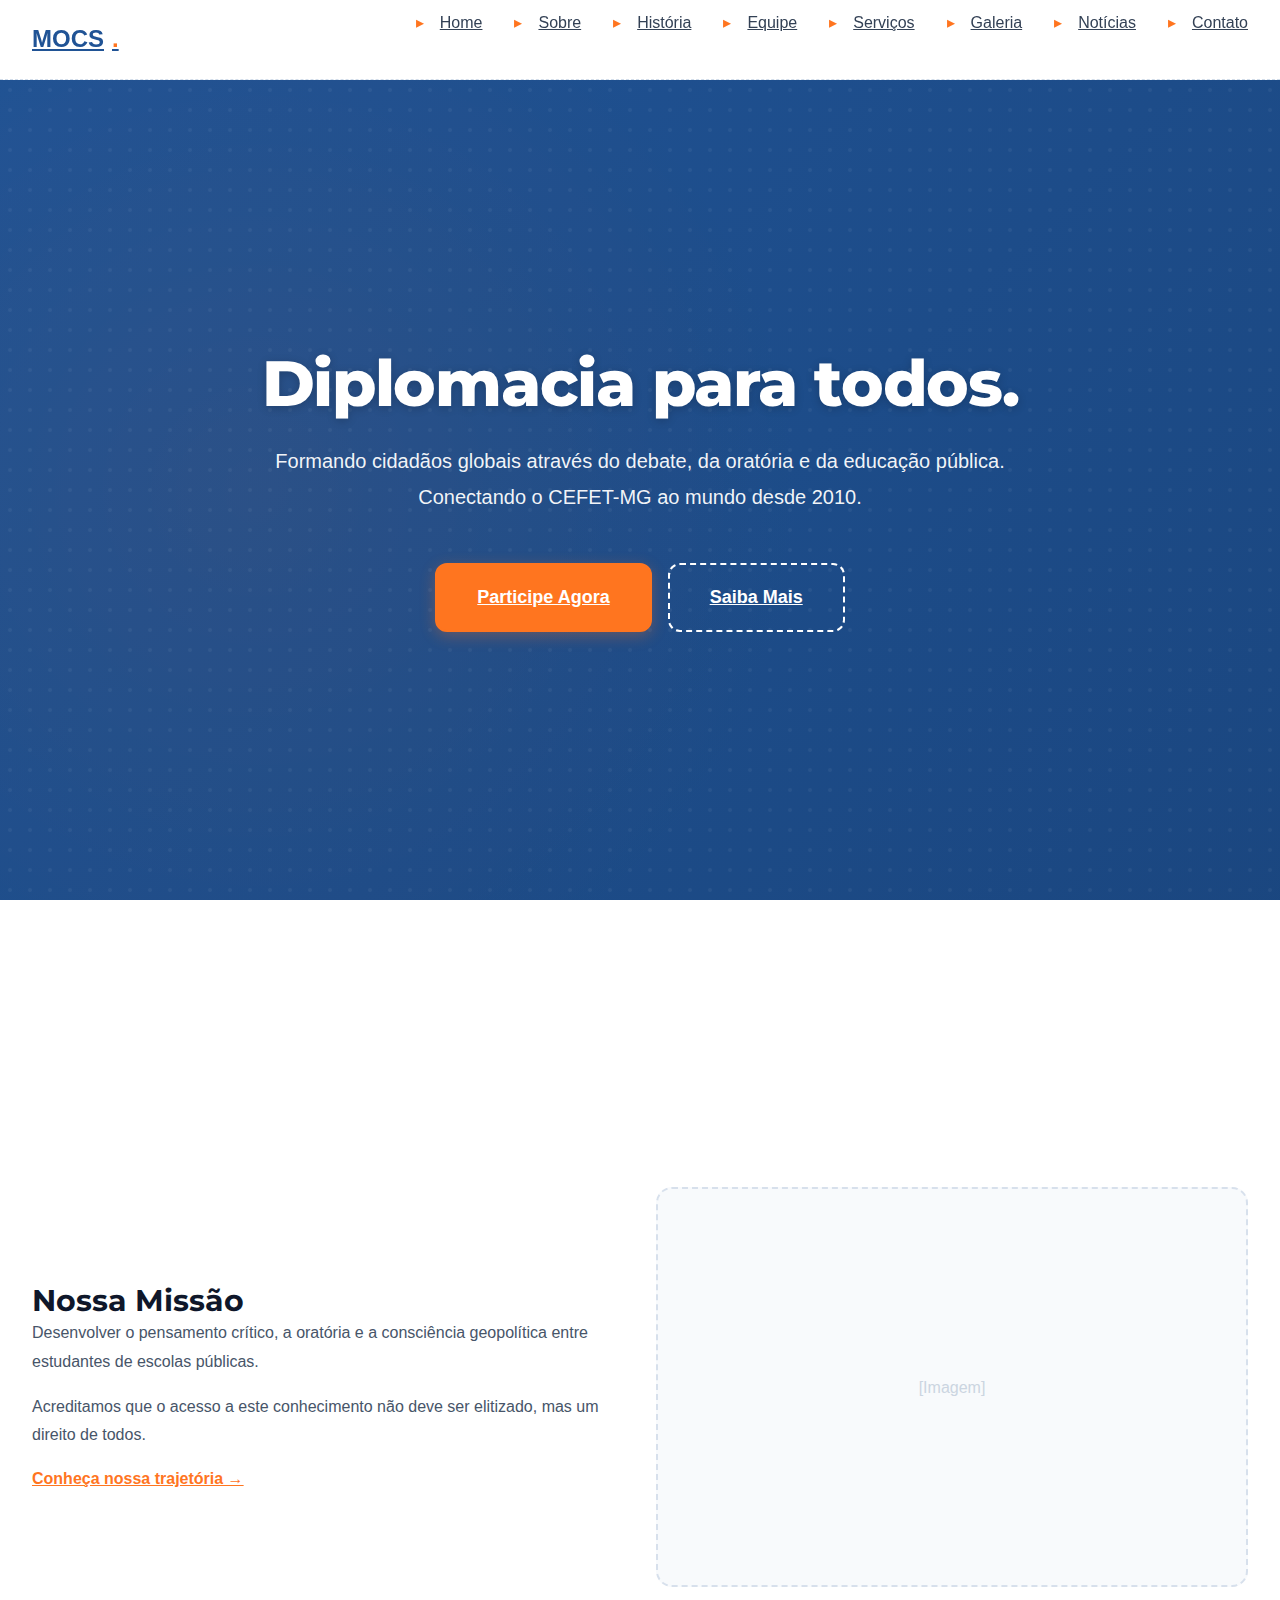
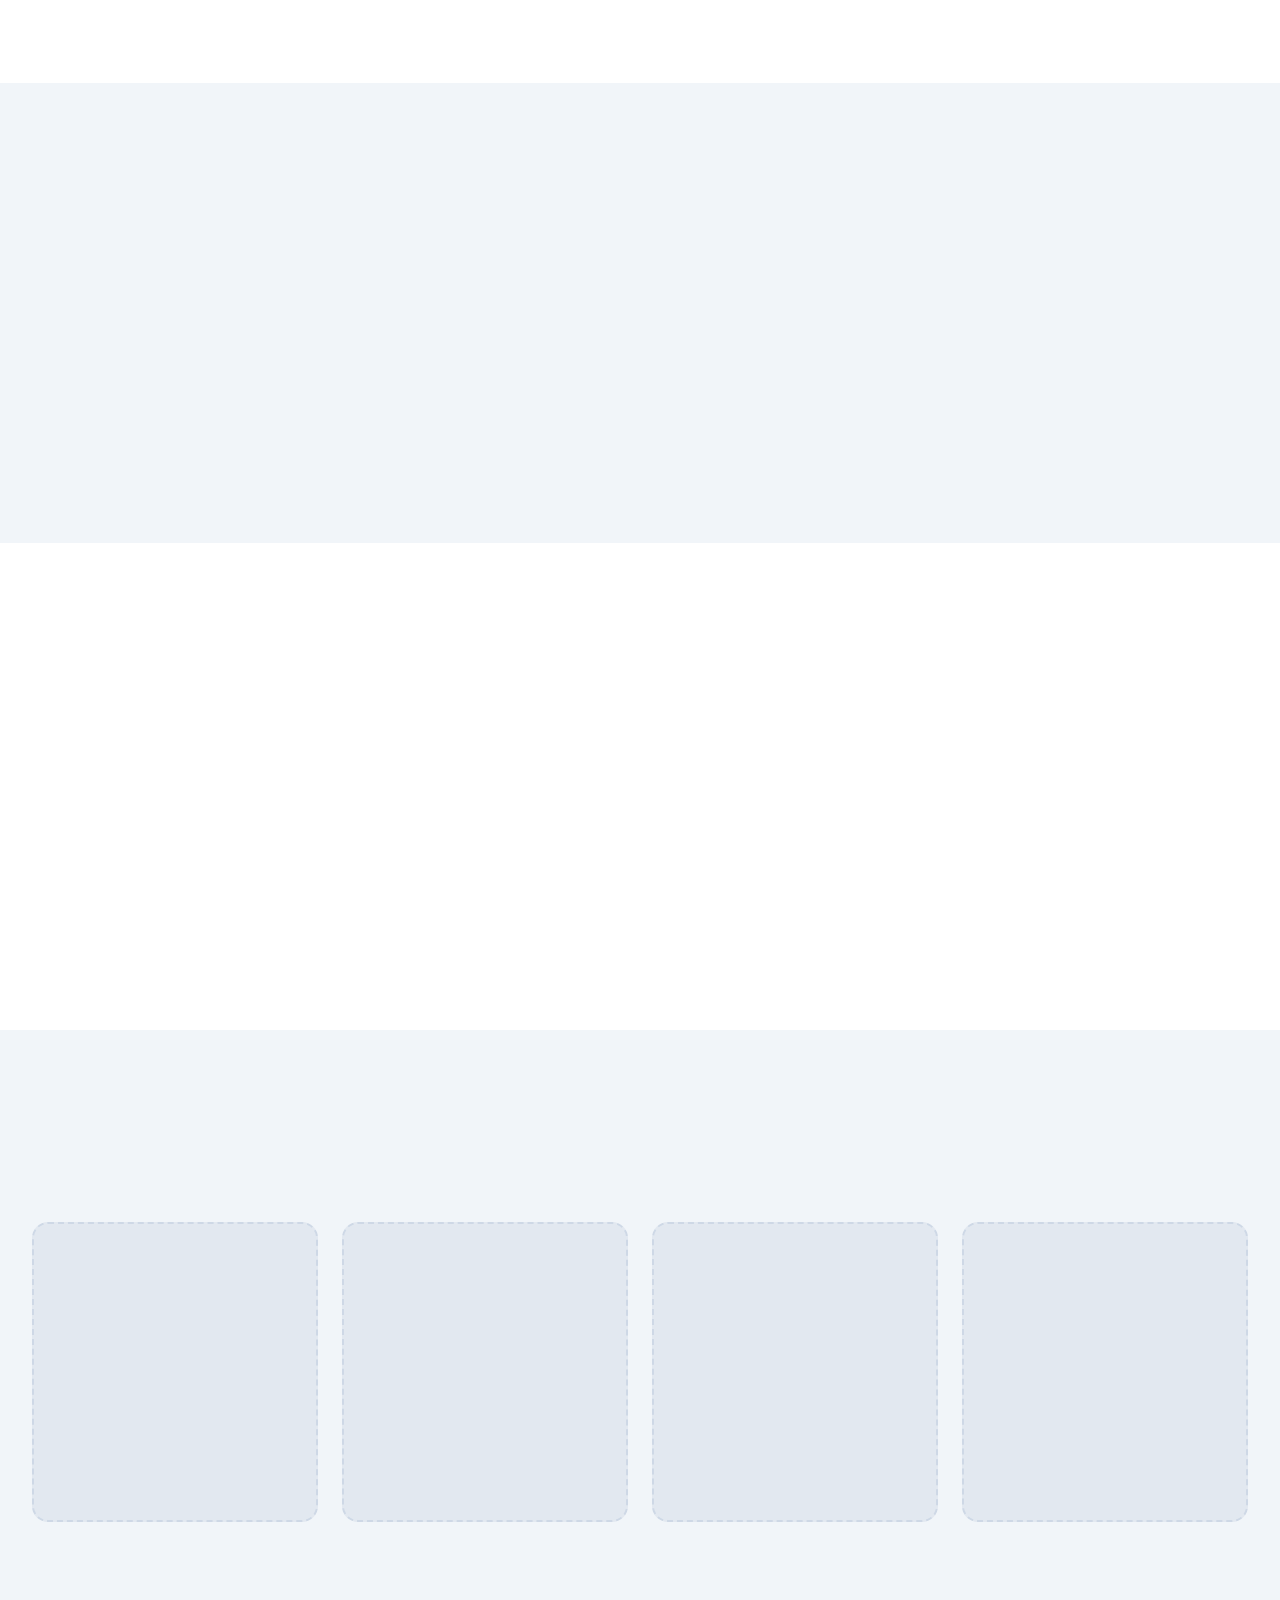
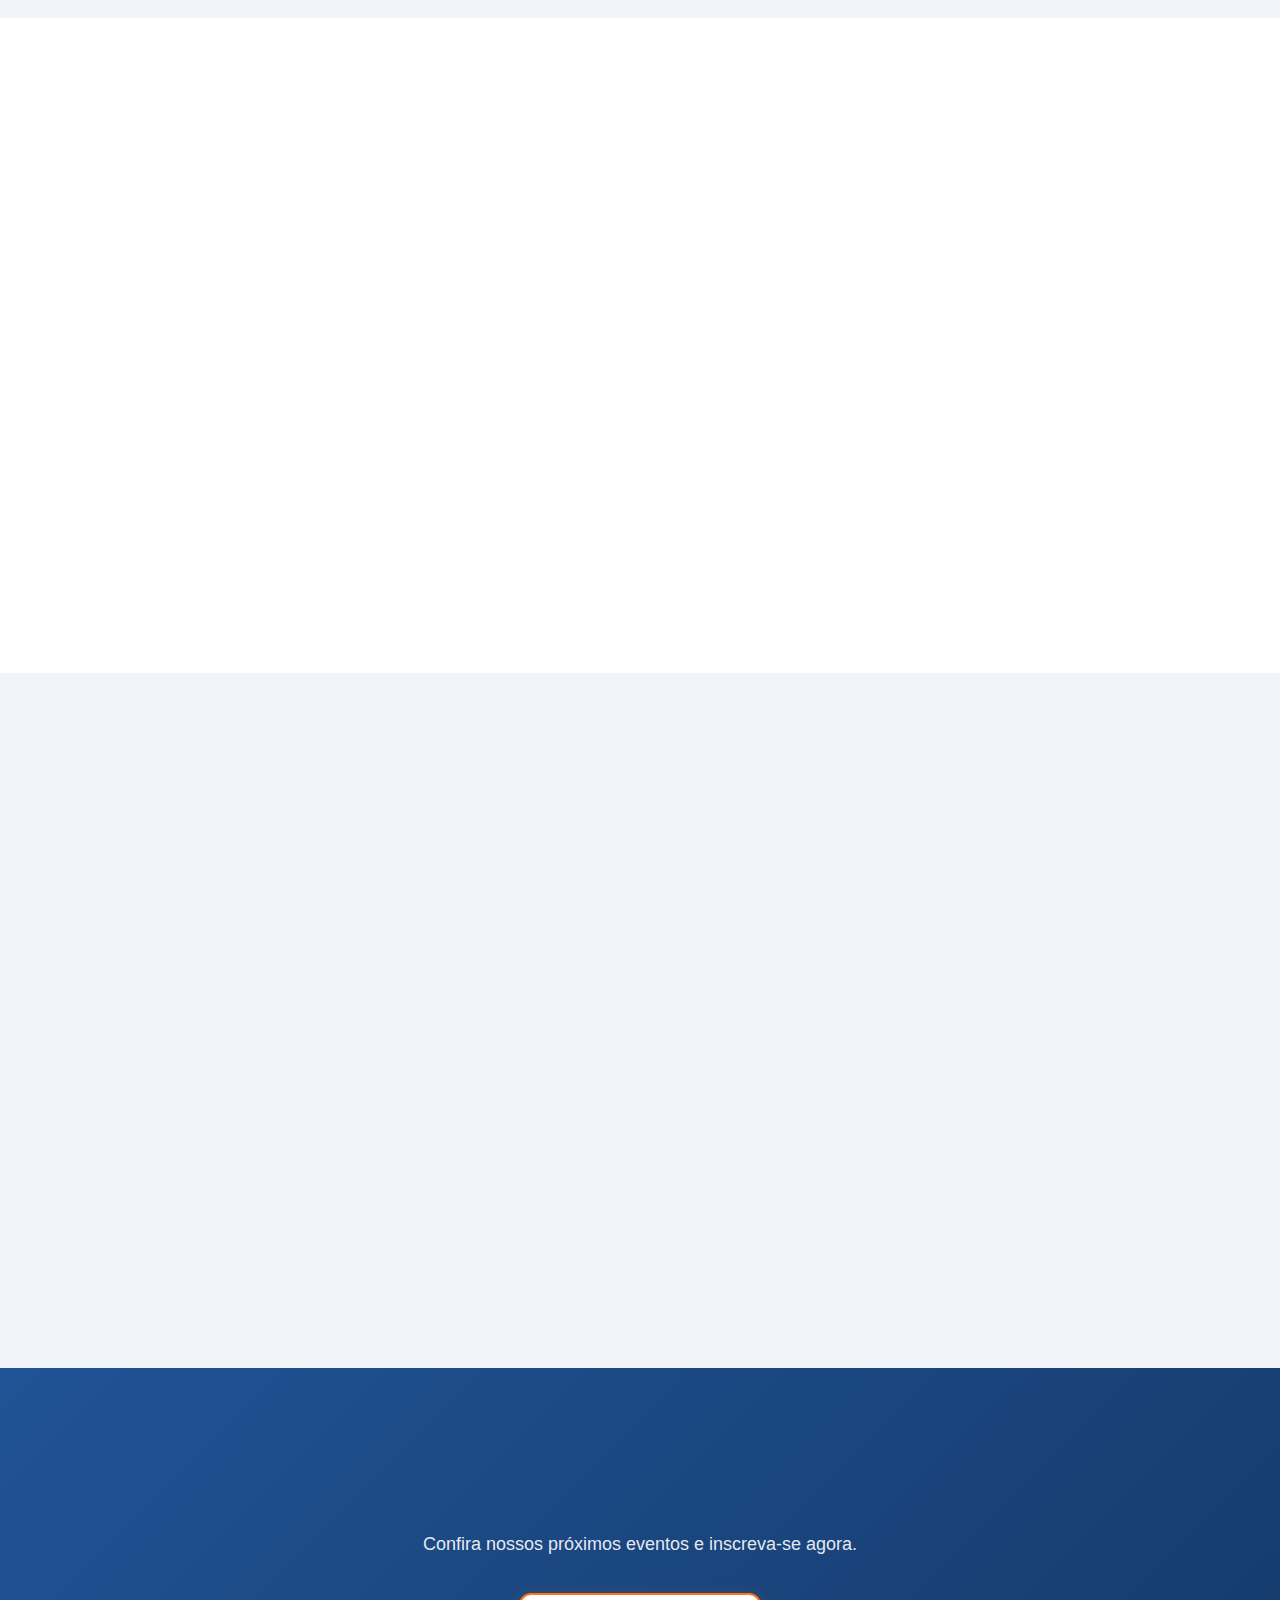
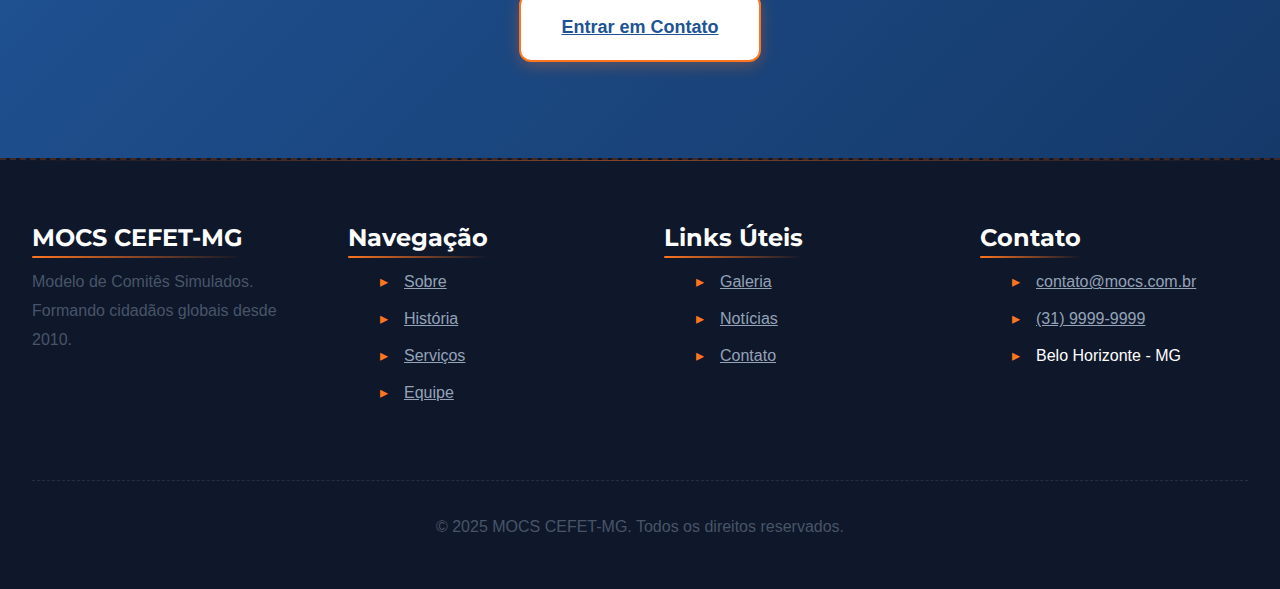
<file: index.html>
<!DOCTYPE html>
<html lang="pt-BR">
<head>
    <meta charset="UTF-8">
    <meta name="viewport" content="width=device-width, initial-scale=1.0">
    <title>MOCS - Modelo de Comitês Simulados CEFET-MG</title>
    
    <link rel="preconnect" href="https://fonts.googleapis.com">
    <link rel="preconnect" href="https://fonts.gstatic.com" crossorigin>
    <link href="https://fonts.googleapis.com/css2?family=Montserrat:wght@400;500;700;800&family=Open+Sans:wght@400;500;600&display=swap" rel="stylesheet">
    
    <link rel="stylesheet" href="css/style.css">
    <link rel="stylesheet" href="css/modern-effects.css">
    <link rel="stylesheet" href="css/advanced.css">
</head>
<body>
    <!-- header placeholder (loaded dynamically) -->
    <div id="site-header"></div>

    <!-- ===== HERO ===== -->
    <section id="home" class="hero">
        <div class="hero-content">
            <h1>Diplomacia para todos.</h1>
            <p>Formando cidadãos globais através do debate, da oratória e da educação pública. Conectando o CEFET-MG ao mundo desde 2010.</p>
            <div style="display: flex; gap: 1rem; justify-content: center; flex-wrap: wrap; margin-top: 2rem;">
                <a href="pages/contato.html" class="btn btn-primary btn-lg">Participe Agora</a>
                <a href="pages/sobre.html" class="btn btn-outline btn-lg">Saiba Mais</a>
            </div>
        </div>
    </section>

    <!-- ===== SOBRE ===== -->
    <section id="sobre" class="section">
        <div class="container">
            <div class="text-center" style="margin-bottom: 3rem;">
                <h2>Quem Somos</h2>
                <p style="font-size: 1.1rem; color: #64748b; max-width: 600px; margin: 1rem auto 0;">O MOCS é um projeto de extensão do CEFET-MG que busca democratizar o acesso à educação em diplomacia e relações internacionais.</p>
            </div>
            
            <div class="grid grid-2" style="align-items: center;">
                <div>
                    <h3>Nossa Missão</h3>
                    <p>Desenvolver o pensamento crítico, a oratória e a consciência geopolítica entre estudantes de escolas públicas.</p>
                    <p>Acreditamos que o acesso a este conhecimento não deve ser elitizado, mas um direito de todos.</p>
                    <a href="pages/sobre.html" style="font-weight: 600; color: var(--accent);">Conheça nossa trajetória →</a>
                </div>
                <div style="text-align: center;">
                    <div style="background: var(--light); height: 400px; border-radius: var(--radius-lg); display: flex; align-items: center; justify-content: center; color: #cbd5e1;">
                        [Imagem]
                    </div>
                </div>
            </div>
        </div>
    </section>

    <!-- ===== VALORES ===== -->
    <section class="section" style="background: var(--light-secondary);">
        <div class="container">
            <h2 class="section-title">Nossos Valores</h2>
            
            <div class="grid grid-3">
                <div class="card">
                    <h4>Diplomacia</h4>
                    <p>Simulação realista de comitês internacionais e debates de alto nível.</p>
                </div>
                <div class="card">
                    <h4>Cidadania</h4>
                    <p>Formação de cidadãos conscientes, críticos e politicamente ativos.</p>
                </div>
                <div class="card">
                    <h4>Educação Pública</h4>
                    <p>Excelência acadêmica gratuita e acessível para toda comunidade.</p>
                </div>
            </div>
        </div>
    </section>

    <!-- ===== SERVIÇOS ===== -->
    <section id="servicos" class="section">
        <div class="container">
            <h2 class="section-title">O Que Fazemos</h2>
            
            <div class="grid grid-3">
                <div class="card">
                    <h4>Simulações (MUNs)</h4>
                    <p>Organização completa de Modelos das Nações Unidas, desde a parte acadêmica até a logística.</p>
                </div>
                <div class="card">
                    <h4>Workshops</h4>
                    <p>Oficinas de oratória, negociação e regras de procedimento para escolas parceiras.</p>
                </div>
                <div class="card">
                    <h4>Mentorias</h4>
                    <p>Acompanhamento para Grêmios e Clubes de Relações Internacionais em formação.</p>
                </div>
            </div>
        </div>
    </section>

    <!-- ===== GALERIA ===== -->
    <section id="galeria" class="section" style="background: var(--light-secondary);">
        <div class="container">
            <h2 class="section-title">Galeria</h2>
            
            <div class="grid grid-4" style="gap: 1.5rem;">
                <div style="height: 300px; background: #e2e8f0; border-radius: var(--radius-lg);"></div>
                <div style="height: 300px; background: #e2e8f0; border-radius: var(--radius-lg);"></div>
                <div style="height: 300px; background: #e2e8f0; border-radius: var(--radius-lg);"></div>
                <div style="height: 300px; background: #e2e8f0; border-radius: var(--radius-lg);"></div>
            </div>
        </div>
    </section>

    <!-- ===== EQUIPE ===== -->
    <section id="equipe" class="section">
        <div class="container">
            <h2 class="section-title">Nossa Equipe</h2>
            
            <div class="grid grid-4" id="teamContainer">
                <div class="card" style="text-align: center;">
                    <div style="height: 200px; background: #e2e8f0; border-radius: var(--radius-lg); margin-bottom: var(--spacing-lg);"></div>
                    <h4>Membro 1</h4>
                    <p style="color: var(--accent);">Posição</p>
                </div>
                <div class="card" style="text-align: center;">
                    <div style="height: 200px; background: #e2e8f0; border-radius: var(--radius-lg); margin-bottom: var(--spacing-lg);"></div>
                    <h4>Membro 2</h4>
                    <p style="color: var(--accent);">Posição</p>
                </div>
                <div class="card" style="text-align: center;">
                    <div style="height: 200px; background: #e2e8f0; border-radius: var(--radius-lg); margin-bottom: var(--spacing-lg);"></div>
                    <h4>Membro 3</h4>
                    <p style="color: var(--accent);">Posição</p>
                </div>
                <div class="card" style="text-align: center;">
                    <div style="height: 200px; background: #e2e8f0; border-radius: var(--radius-lg); margin-bottom: var(--spacing-lg);"></div>
                    <h4>Membro 4</h4>
                    <p style="color: var(--accent);">Posição</p>
                </div>
            </div>
        </div>
    </section>

    <!-- ===== NOTÍCIAS ===== -->
    <section id="noticias" class="section" style="background: var(--light-secondary);">
        <div class="container">
            <h2 class="section-title">Últimas Notícias</h2>
            
            <div class="grid grid-3" id="newsContainer">
                <div class="card">
                    <div style="height: 200px; background: #e2e8f0; border-radius: var(--radius-lg); margin-bottom: var(--spacing-lg);"></div>
                    <p style="font-size: 0.875rem; color: var(--accent); font-weight: 600;">DATA</p>
                    <h4>Título da Notícia</h4>
                    <p>Descrição breve da notícia aparece aqui.</p>
                </div>
                <div class="card">
                    <div style="height: 200px; background: #e2e8f0; border-radius: var(--radius-lg); margin-bottom: var(--spacing-lg);"></div>
                    <p style="font-size: 0.875rem; color: var(--accent); font-weight: 600;">DATA</p>
                    <h4>Título da Notícia</h4>
                    <p>Descrição breve da notícia aparece aqui.</p>
                </div>
                <div class="card">
                    <div style="height: 200px; background: #e2e8f0; border-radius: var(--radius-lg); margin-bottom: var(--spacing-lg);"></div>
                    <p style="font-size: 0.875rem; color: var(--accent); font-weight: 600;">DATA</p>
                    <h4>Título da Notícia</h4>
                    <p>Descrição breve da notícia aparece aqui.</p>
                </div>
            </div>
        </div>
    </section>

    <!-- ===== CTA ===== -->
    <section class="section" style="background: var(--gradient-primary); color: white; text-align: center;">
        <div class="container">
            <h2 style="color: white; margin-bottom: 1rem;">Quer Participar do MOCS?</h2>
            <p style="color: rgba(255,255,255,0.9); font-size: 1.125rem; margin-bottom: 2rem;">Confira nossos próximos eventos e inscreva-se agora.</p>
            <a href="pages/contato.html" class="btn btn-primary btn-lg" style="background: white; color: var(--primary);">Entrar em Contato</a>
        </div>
    </section>

    <!-- footer placeholder (loaded dynamically) -->
    <div id="site-footer"></div>

    <script src="js/include.js"></script>
    <script src="js/sheets.js"></script>
    <script src="js/script.js"></script>
</body>
</html>
</file>
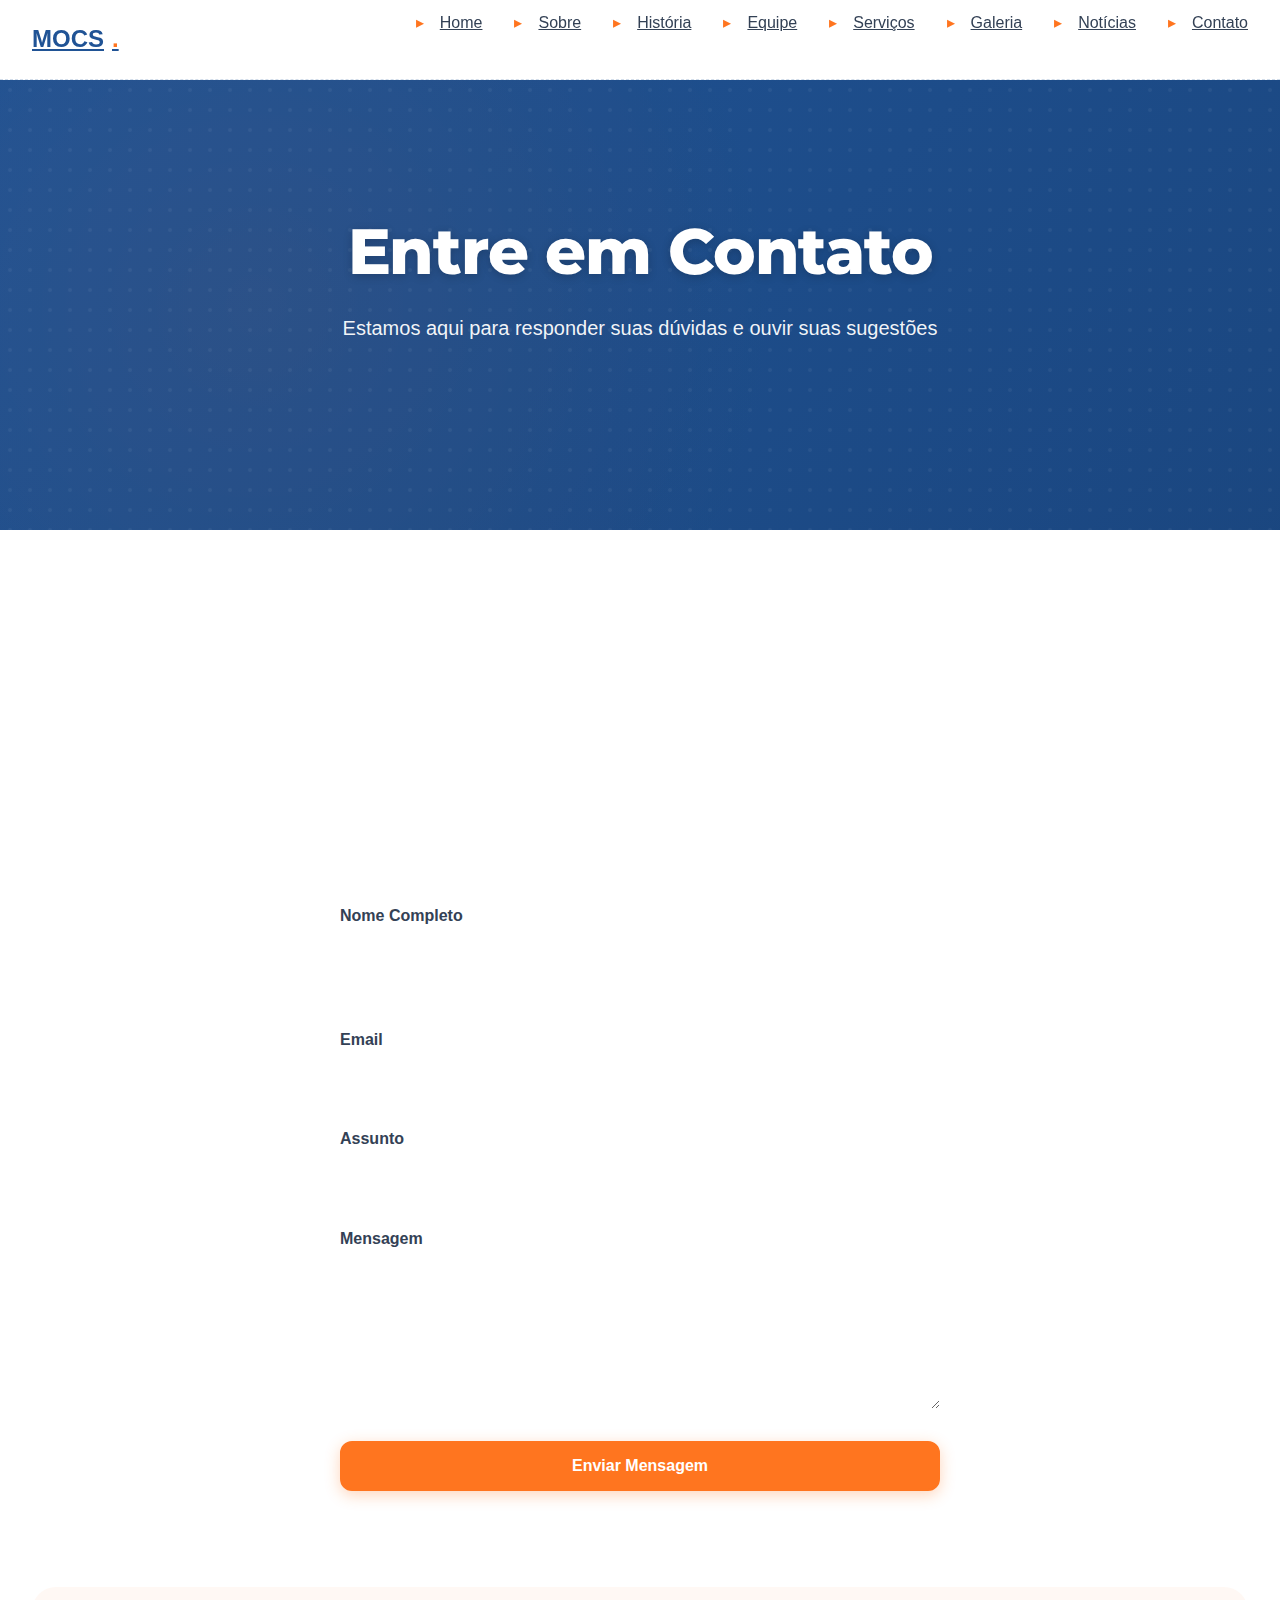
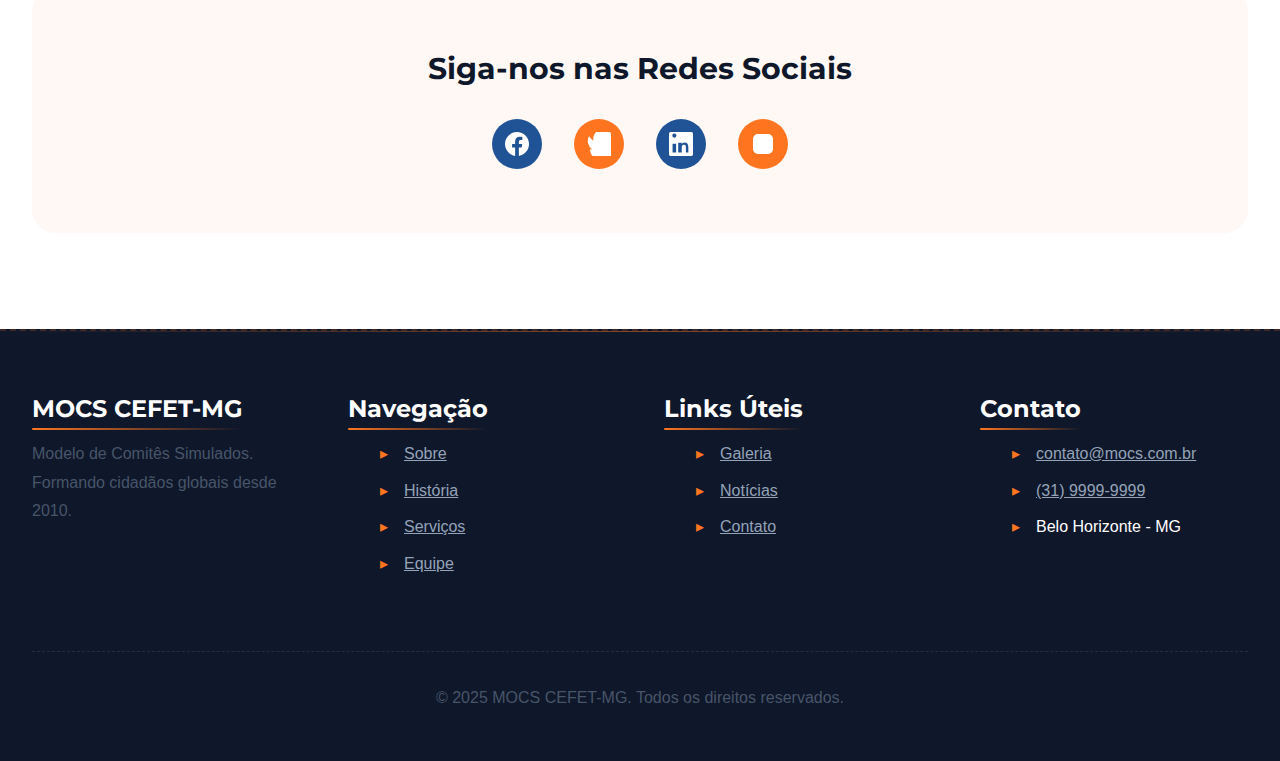
<file: pages/contato.html>
<!DOCTYPE html>
<html lang="pt-BR">
<head>
    <meta charset="UTF-8">
    <meta name="viewport" content="width=device-width, initial-scale=1.0">
    <title>Contato - MOCS CEFET-MG</title>
    
    <link rel="preconnect" href="https://fonts.googleapis.com">
    <link rel="preconnect" href="https://fonts.gstatic.com" crossorigin>
    <link href="https://fonts.googleapis.com/css2?family=Montserrat:wght@400;500;700;800&family=Open+Sans:wght@400;500;600&display=swap" rel="stylesheet">
    
    <link rel="stylesheet" href="../css/style.css">
    <link rel="stylesheet" href="../css/modern-effects.css">
    <link rel="stylesheet" href="../css/advanced.css">
    
    <style>
        .form-group {
            margin-bottom: var(--spacing-lg);
        }

        .form-group label {
            display: block;
            font-weight: 600;
            margin-bottom: 0.5rem;
            color: var(--text-primary);
        }

        .form-group input,
        .form-group textarea {
            width: 100%;
            padding: 0.75rem 1rem;
            border: 1px solid var(--border-color);
            border-radius: var(--radius-md);
            font-family: inherit;
            font-size: 1rem;
            transition: all var(--transition-standard);
            background: var(--bg-light);
        }

        .form-group input:focus,
        .form-group textarea:focus {
            outline: none;
            border-color: var(--primary);
            box-shadow: 0 0 0 3px rgba(32, 83, 149, 0.1);
            background: white;
        }

        .form-group textarea {
            resize: vertical;
            min-height: 150px;
        }

        .form-row {
            display: grid;
            grid-template-columns: repeat(auto-fit, minmax(300px, 1fr));
            gap: var(--spacing-lg);
        }

        .contact-info {
            display: grid;
            grid-template-columns: repeat(auto-fit, minmax(250px, 1fr));
            gap: var(--spacing-lg);
            margin-bottom: var(--spacing-2xl);
        }

        .contact-card {
            padding: var(--spacing-lg);
            background: rgba(255, 117, 31, 0.05);
            border: 1px solid rgba(32, 83, 149, 0.1);
            border-radius: var(--radius-lg);
            text-align: center;
        }

        .contact-card h4 {
            color: var(--primary);
            margin-bottom: 0.5rem;
        }

        .contact-card p {
            color: var(--text-secondary);
        }

        .contact-card a {
            color: var(--accent);
            text-decoration: none;
            font-weight: 600;
            transition: color var(--transition-standard);
        }

        .contact-card a:hover {
            color: var(--primary);
        }
    </style>
</head>
<body>
    <div id="site-header"></div>

    <!-- ===== HERO ===== -->
    <section class="hero" style="margin-top: 80px; min-height: 50vh; padding: 6rem 0;">
        <div class="hero-content">
            <h1>Entre em Contato</h1>
            <p>Estamos aqui para responder suas dúvidas e ouvir suas sugestões</p>
        </div>
    </section>

    <!-- ===== CONTATO ===== -->
    <main class="section">
        <div class="container">
            <!-- ===== INFORMAÇÕES DE CONTATO ===== -->
            <div class="contact-info">
                <div class="contact-card">
                    <svg width="32" height="32" viewBox="0 0 24 24" fill="none" stroke="var(--primary)" stroke-width="2" style="margin: 0 auto 1rem;">
                        <path d="M22 16.92v3a2 2 0 0 1-2.18 2 19.79 19.79 0 0 1-8.63-3.07 19.5 19.5 0 0 1-6-6 19.79 19.79 0 0 1-3.07-8.67A2 2 0 0 1 4.11 2h3a2 2 0 0 1 2 1.72 12.84 12.84 0 0 0 .7 2.81 2 2 0 0 1-.45 2.11L8.09 9.91a16 16 0 0 0 6 6l1.27-1.27a2 2 0 0 1 2.11-.45 12.84 12.84 0 0 0 2.81.7A2 2 0 0 1 22 16.92z"></path>
                    </svg>
                    <h4>Telefone</h4>
                    <p><a href="tel:+5531999999999">(31) 9999-9999</a></p>
                    <p style="color: var(--text-secondary); font-size: 0.9rem;">Segunda a Sexta, 9h às 18h</p>
                </div>

                <div class="contact-card">
                    <svg width="32" height="32" viewBox="0 0 24 24" fill="none" stroke="var(--primary)" stroke-width="2" style="margin: 0 auto 1rem;">
                        <rect x="2" y="4" width="20" height="16" rx="2"></rect>
                        <path d="m22 7-8.97 5.7a1.94 1.94 0 0 1-2.06 0L2 7"></path>
                    </svg>
                    <h4>Email</h4>
                    <p><a href="mailto:contato@mocs.com.br">contato@mocs.com.br</a></p>
                    <p style="color: var(--text-secondary); font-size: 0.9rem;">Responderemos em até 24h</p>
                </div>

                <div class="contact-card">
                    <svg width="32" height="32" viewBox="0 0 24 24" fill="none" stroke="var(--primary)" stroke-width="2" style="margin: 0 auto 1rem;">
                        <path d="M21 10c0 7-9 13-9 13s-9-6-9-13a9 9 0 0 1 18 0z"></path>
                        <circle cx="12" cy="10" r="3"></circle>
                    </svg>
                    <h4>Endereço</h4>
                    <p>Belo Horizonte - MG</p>
                    <p style="color: var(--text-secondary); font-size: 0.9rem;">CEFET-MG Campus I</p>
                </div>
            </div>

            <!-- ===== FORMULÁRIO ===== -->
            <div style="max-width: 600px; margin: 0 auto;">
                <form onsubmit="handleFormSubmit(event)">
                    <div class="form-row">
                        <div class="form-group">
                            <label for="name">Nome Completo</label>
                            <input type="text" id="name" name="name" required>
                        </div>
                        
                        <div class="form-group">
                            <label for="email">Email</label>
                            <input type="email" id="email" name="email" required>
                        </div>
                    </div>

                    <div class="form-group">
                        <label for="subject">Assunto</label>
                        <input type="text" id="subject" name="subject" required>
                    </div>

                    <div class="form-group">
                        <label for="message">Mensagem</label>
                        <textarea id="message" name="message" required></textarea>
                    </div>

                    <button type="submit" class="btn btn-primary" style="width: 100%;">Enviar Mensagem</button>
                </form>
            </div>

            <!-- ===== REDES SOCIAIS ===== -->
            <div style="margin-top: 6rem; text-align: center; padding: 4rem 2rem; background: rgba(255, 117, 31, 0.05); border-radius: var(--radius-xl);">
                <h3 style="margin-bottom: 2rem;">Siga-nos nas Redes Sociais</h3>
                <div style="display: flex; justify-content: center; gap: 2rem; flex-wrap: wrap;">
                    <a href="#" style="display: inline-flex; align-items: center; justify-content: center; width: 50px; height: 50px; border-radius: 50%; background: var(--primary); color: white; text-decoration: none; transition: transform var(--transition-standard);" onmouseover="this.style.transform='scale(1.1)'" onmouseout="this.style.transform='scale(1)'">
                        <svg width="24" height="24" viewBox="0 0 24 24" fill="currentColor">
                            <path d="M24 12.073c0-6.627-5.373-12-12-12s-12 5.373-12 12c0 5.99 4.388 10.954 10.125 11.854v-8.385H7.078v-3.47h3.047V9.43c0-3.007 1.792-4.669 4.533-4.669 1.312 0 2.686.235 2.686.235v2.953H15.83c-1.491 0-1.956.925-1.956 1.874v2.25h3.328l-.532 3.47h-2.796v8.385C19.612 23.027 24 18.062 24 12.073z"/>
                        </svg>
                    </a>
                    <a href="#" style="display: inline-flex; align-items: center; justify-content: center; width: 50px; height: 50px; border-radius: 50%; background: var(--accent); color: white; text-decoration: none; transition: transform var(--transition-standard);" onmouseover="this.style.transform='scale(1.1)'" onmouseout="this.style.transform='scale(1)'">
                        <svg width="24" height="24" viewBox="0 0 24 24" fill="currentColor">
                            <path d="M23.953 4.57a10 10 0 002.856-3.515 10 10 0 01-2.856.17 10 10 0 00-8.687-3.5c-4.967 0-9 4.02-9 9 0 .72.04 1.42.12 2.1A14.922 14.922 0 012.1 4.1a10 10 0 003.141 13.29 10.788 10.788 0 01-2.212-.1v.1c0 4.763 3.404 8.713 7.917 9.6a10.04 10.04 0 002.8.38 10 10 0 002.798-.384c2.887 4.218 6.638 4.613 7.917 4.6 4.513 0 7.917-3.927 7.917-9.6 0-.41-.023-.82-.067-1.226A14.924 14.924 0 0023.953 4.57z"/>
                        </svg>
                    </a>
                    <a href="#" style="display: inline-flex; align-items: center; justify-content: center; width: 50px; height: 50px; border-radius: 50%; background: var(--primary); color: white; text-decoration: none; transition: transform var(--transition-standard);" onmouseover="this.style.transform='scale(1.1)'" onmouseout="this.style.transform='scale(1)'">
                        <svg width="24" height="24" viewBox="0 0 24 24" fill="currentColor">
                            <path d="M20.447 20.452h-3.554v-5.569c0-1.328-.475-2.236-1.986-2.236-1.081 0-1.722.722-2.004 1.418-.103.249-.129.597-.129.946v5.441h-3.554s.047-8.733 0-9.637h3.554v1.364c.425-.654 1.185-1.586 2.882-1.586 2.105 0 3.684 1.375 3.684 4.33l.001 5.529zM5.337 5.67a2.062 2.062 0 01-2.063-2.065c0-1.138.925-2.063 2.063-2.063 1.139 0 2.064.925 2.064 2.063 0 1.14-.925 2.065-2.064 2.065zm1.782 14.782H3.555V11.815h3.564v8.637zM22.225 0H1.771C.792 0 0 .774 0 1.729v20.542C0 23.227.792 24 1.771 24h20.451C23.2 24 24 23.227 24 22.271V1.729C24 .774 23.2 0 22.225 0z"/>
                        </svg>
                    </a>
                    <a href="#" style="display: inline-flex; align-items: center; justify-content: center; width: 50px; height: 50px; border-radius: 50%; background: var(--accent); color: white; text-decoration: none; transition: transform var(--transition-standard);" onmouseover="this.style.transform='scale(1.1)'" onmouseout="this.style.transform='scale(1)'">
                        <svg width="24" height="24" viewBox="0 0 24 24" fill="currentColor">
                            <rect x="2" y="2" width="20" height="20" rx="5" ry="5"/>
                            <path d="M16.5 7c0 1.933-1.567 3.5-3.5 3.5S9.5 8.933 9.5 7s1.567-3.5 3.5-3.5 3.5 1.567 3.5 3.5z" fill="white"/>
                            <circle cx="12" cy="14" r="3" fill="white"/>
                        </svg>
                    </a>
                </div>
            </div>
        </div>
    </main>

    <div id="site-footer"></div>

    <script src="../js/include.js"></script>
    <script src="../js/sheets.js"></script>
    <script src="../js/script.js"></script>
</body>
</html>
</file>
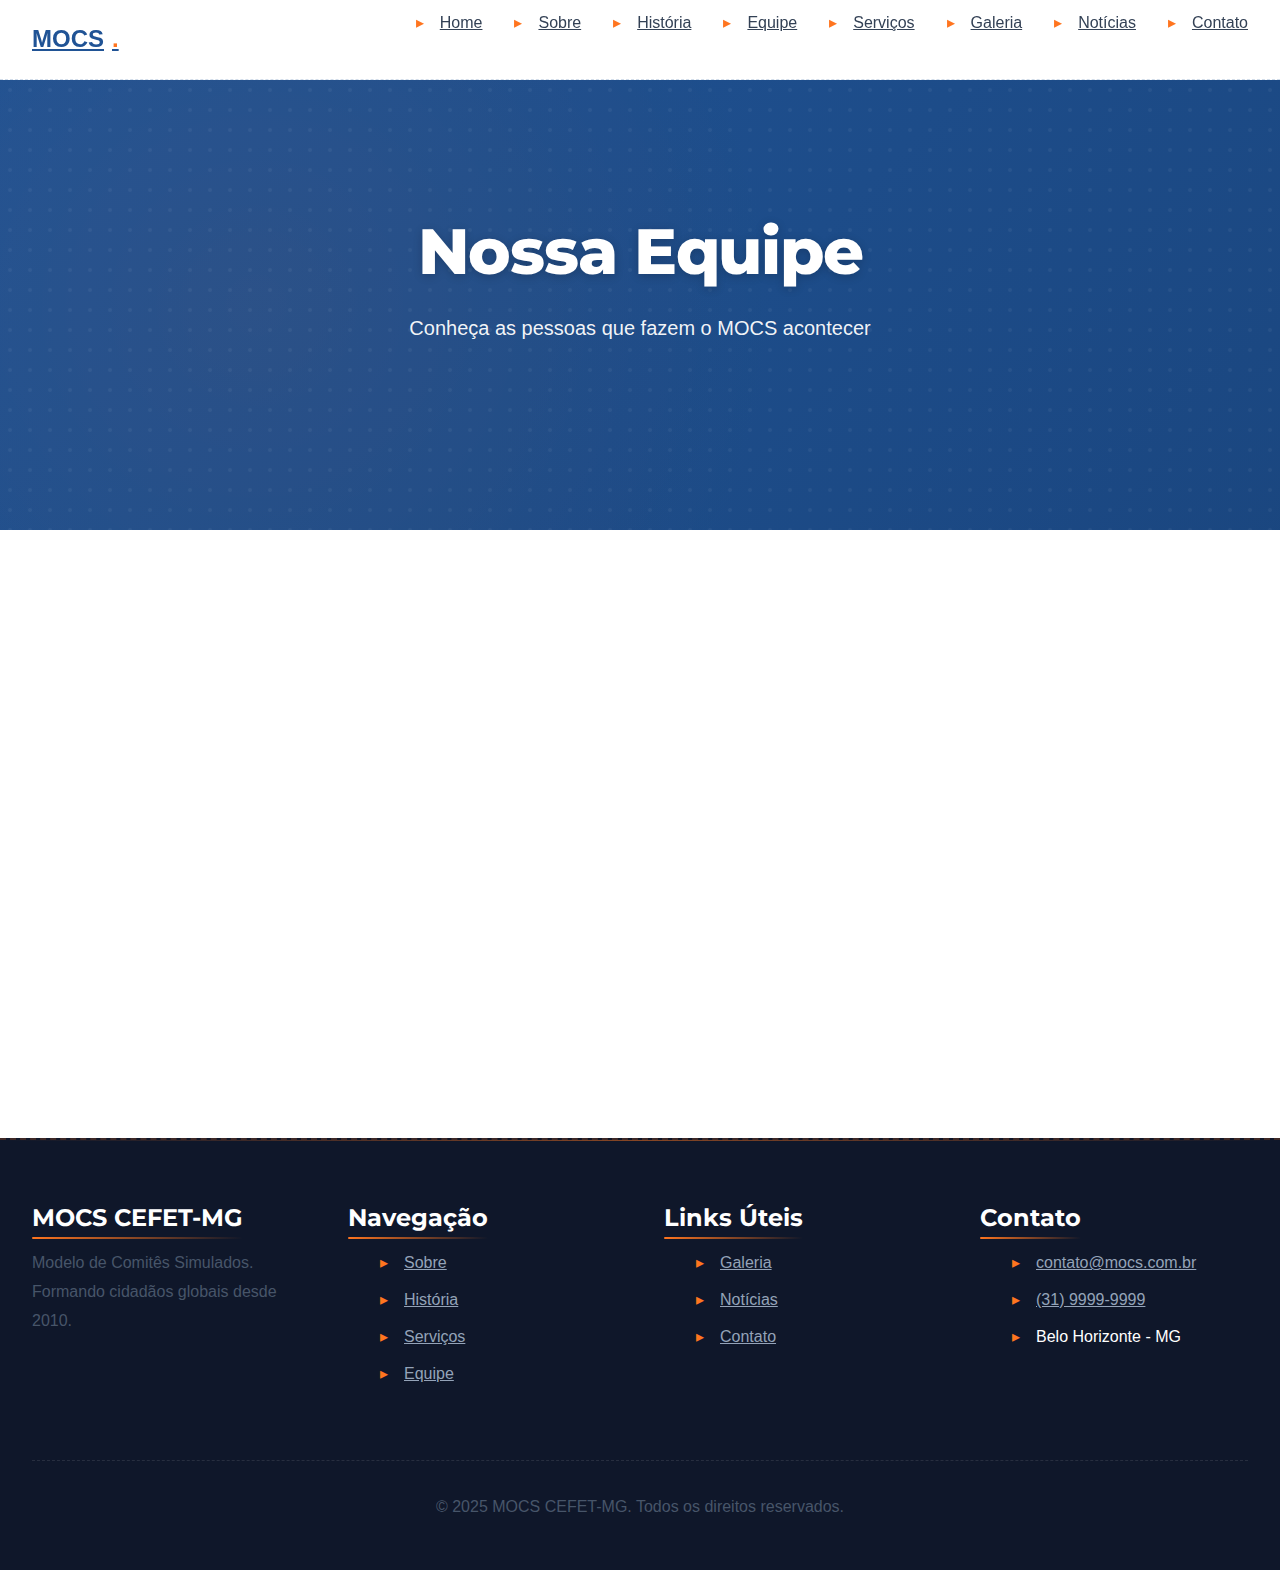
<file: pages/equipe.html>
<!DOCTYPE html>
<html lang="pt-BR">
<head>
    <meta charset="UTF-8">
    <meta name="viewport" content="width=device-width, initial-scale=1.0">
    <title>Equipe - MOCS CEFET-MG</title>
    
    <link rel="preconnect" href="https://fonts.googleapis.com">
    <link rel="preconnect" href="https://fonts.gstatic.com" crossorigin>
    <link href="https://fonts.googleapis.com/css2?family=Montserrat:wght@400;500;700;800&family=Open+Sans:wght@400;500;600&display=swap" rel="stylesheet">
    
    <link rel="stylesheet" href="../css/style.css">
    <link rel="stylesheet" href="../css/modern-effects.css">
    <link rel="stylesheet" href="../css/advanced.css">
</head>
<body>
    <div id="site-header"></div>

    <!-- ===== HERO ===== -->
    <section class="hero" style="margin-top: 80px; min-height: 50vh; padding: 6rem 0;">
        <div class="hero-content">
            <h1>Nossa Equipe</h1>
            <p>Conheça as pessoas que fazem o MOCS acontecer</p>
        </div>
    </section>

    <!-- ===== EQUIPE ===== -->
    <main class="section">
        <div class="container">
            <div class="grid grid-4" id="teamContainer">
                <div class="card" style="text-align: center;">
                    <div style="height: 250px; background: linear-gradient(135deg, #e2e8f0 0%, #cbd5e1 100%); border-radius: var(--radius-lg); margin-bottom: var(--spacing-lg);"></div>
                    <h4>Membro 1</h4>
                    <p style="color: var(--accent); font-weight: 600; margin-bottom: 1rem;">Posição</p>
                </div>
                <div class="card" style="text-align: center;">
                    <div style="height: 250px; background: linear-gradient(135deg, #e2e8f0 0%, #cbd5e1 100%); border-radius: var(--radius-lg); margin-bottom: var(--spacing-lg);"></div>
                    <h4>Membro 2</h4>
                    <p style="color: var(--accent); font-weight: 600; margin-bottom: 1rem;">Posição</p>
                </div>
                <div class="card" style="text-align: center;">
                    <div style="height: 250px; background: linear-gradient(135deg, #e2e8f0 0%, #cbd5e1 100%); border-radius: var(--radius-lg); margin-bottom: var(--spacing-lg);"></div>
                    <h4>Membro 3</h4>
                    <p style="color: var(--accent); font-weight: 600; margin-bottom: 1rem;">Posição</p>
                </div>
                <div class="card" style="text-align: center;">
                    <div style="height: 250px; background: linear-gradient(135deg, #e2e8f0 0%, #cbd5e1 100%); border-radius: var(--radius-lg); margin-bottom: var(--spacing-lg);"></div>
                    <h4>Membro 4</h4>
                    <p style="color: var(--accent); font-weight: 600; margin-bottom: 1rem;">Posição</p>
                </div>
            </div>
        </div>
    </main>

    <div id="site-footer"></div>

    <script src="../js/include.js"></script>
    <script src="../js/sheets.js"></script>
    <script src="../js/script.js"></script>
</body>
</html>
</file>
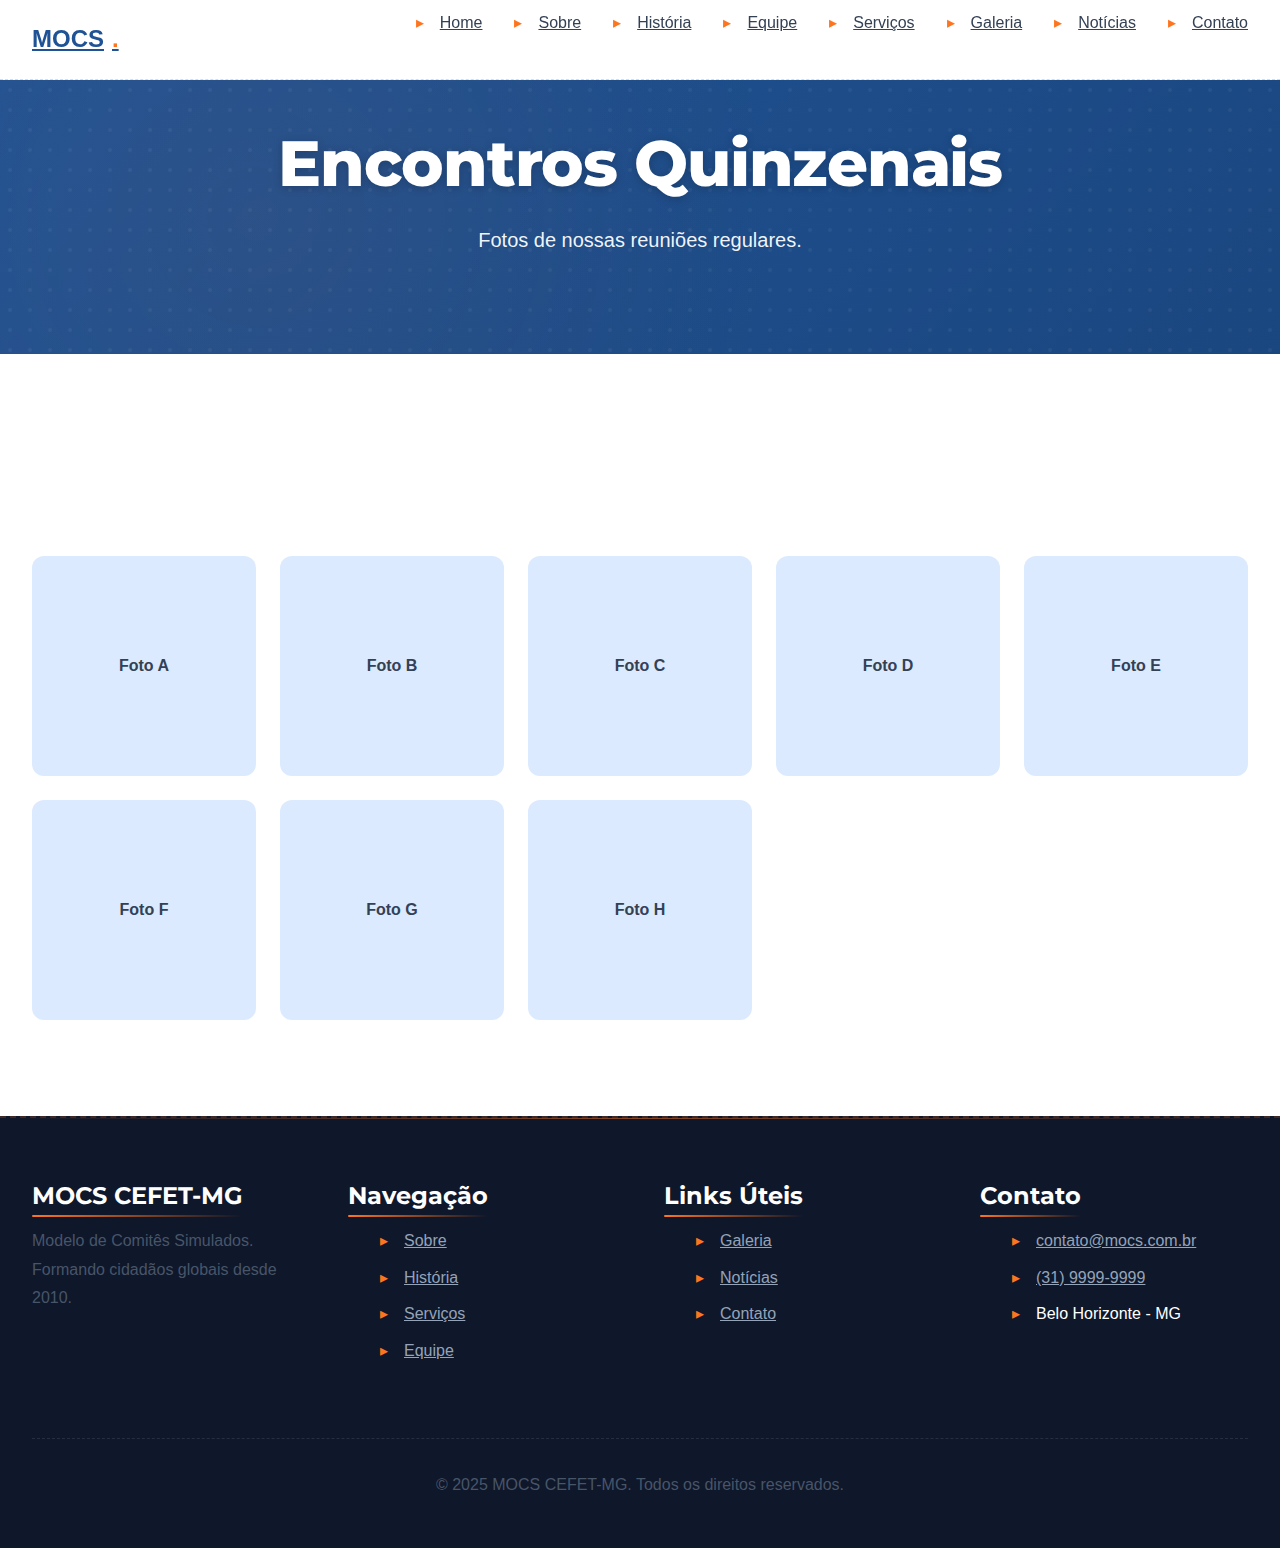
<file: pages/galeria-encontros-quinzenais.html>
<!DOCTYPE html>
<html lang="pt-BR">
<head>
    <meta charset="UTF-8">
    <meta name="viewport" content="width=device-width, initial-scale=1.0">
    <title>Galeria — Encontros Quinzenais - MOCS CEFET-MG</title>

    <link rel="preconnect" href="https://fonts.googleapis.com">
    <link rel="preconnect" href="https://fonts.gstatic.com" crossorigin>
    <link href="https://fonts.googleapis.com/css2?family=Montserrat:wght@400;500;700;800&family=Open+Sans:wght@400;500;600&display=swap" rel="stylesheet">

    <link rel="stylesheet" href="../css/style.css">
    <link rel="stylesheet" href="../css/modern-effects.css">
    <link rel="stylesheet" href="../css/advanced.css">

    <style>
        .gallery-grid { display: grid; grid-template-columns: repeat(auto-fit, minmax(220px, 1fr)); gap: var(--spacing-lg); margin-top: var(--spacing-2xl); }
        .photo { background: #dbeafe; height: 220px; border-radius: var(--radius-md); display:flex; align-items:center; justify-content:center; color: #334155; font-weight:700; }
        @media (max-width:600px) { .photo { height: 160px; } }
    </style>
</head>
<body>
    <div id="site-header"></div>

    <section class="hero" style="margin-top:80px; min-height:30vh; padding:3rem 0;">
        <div class="hero-content"><h1>Encontros Quinzenais</h1><p>Fotos de nossas reuniões regulares.</p></div>
    </section>

    <main class="section">
        <div class="container">
            <a class="btn btn-outline" href="galeria.html">← Voltar para Galeria</a>
            <div class="gallery-grid">
                <div class="photo">Foto A</div>
                <div class="photo">Foto B</div>
                <div class="photo">Foto C</div>
                <div class="photo">Foto D</div>
                <div class="photo">Foto E</div>
                <div class="photo">Foto F</div>
                <div class="photo">Foto G</div>
                <div class="photo">Foto H</div>
            </div>
        </div>
    </main>

    <div id="site-footer"></div>

    <script src="../js/include.js"></script>
    <script src="../js/sheets.js"></script>
    <script src="../js/script.js"></script>
</body>
</html>
</file>
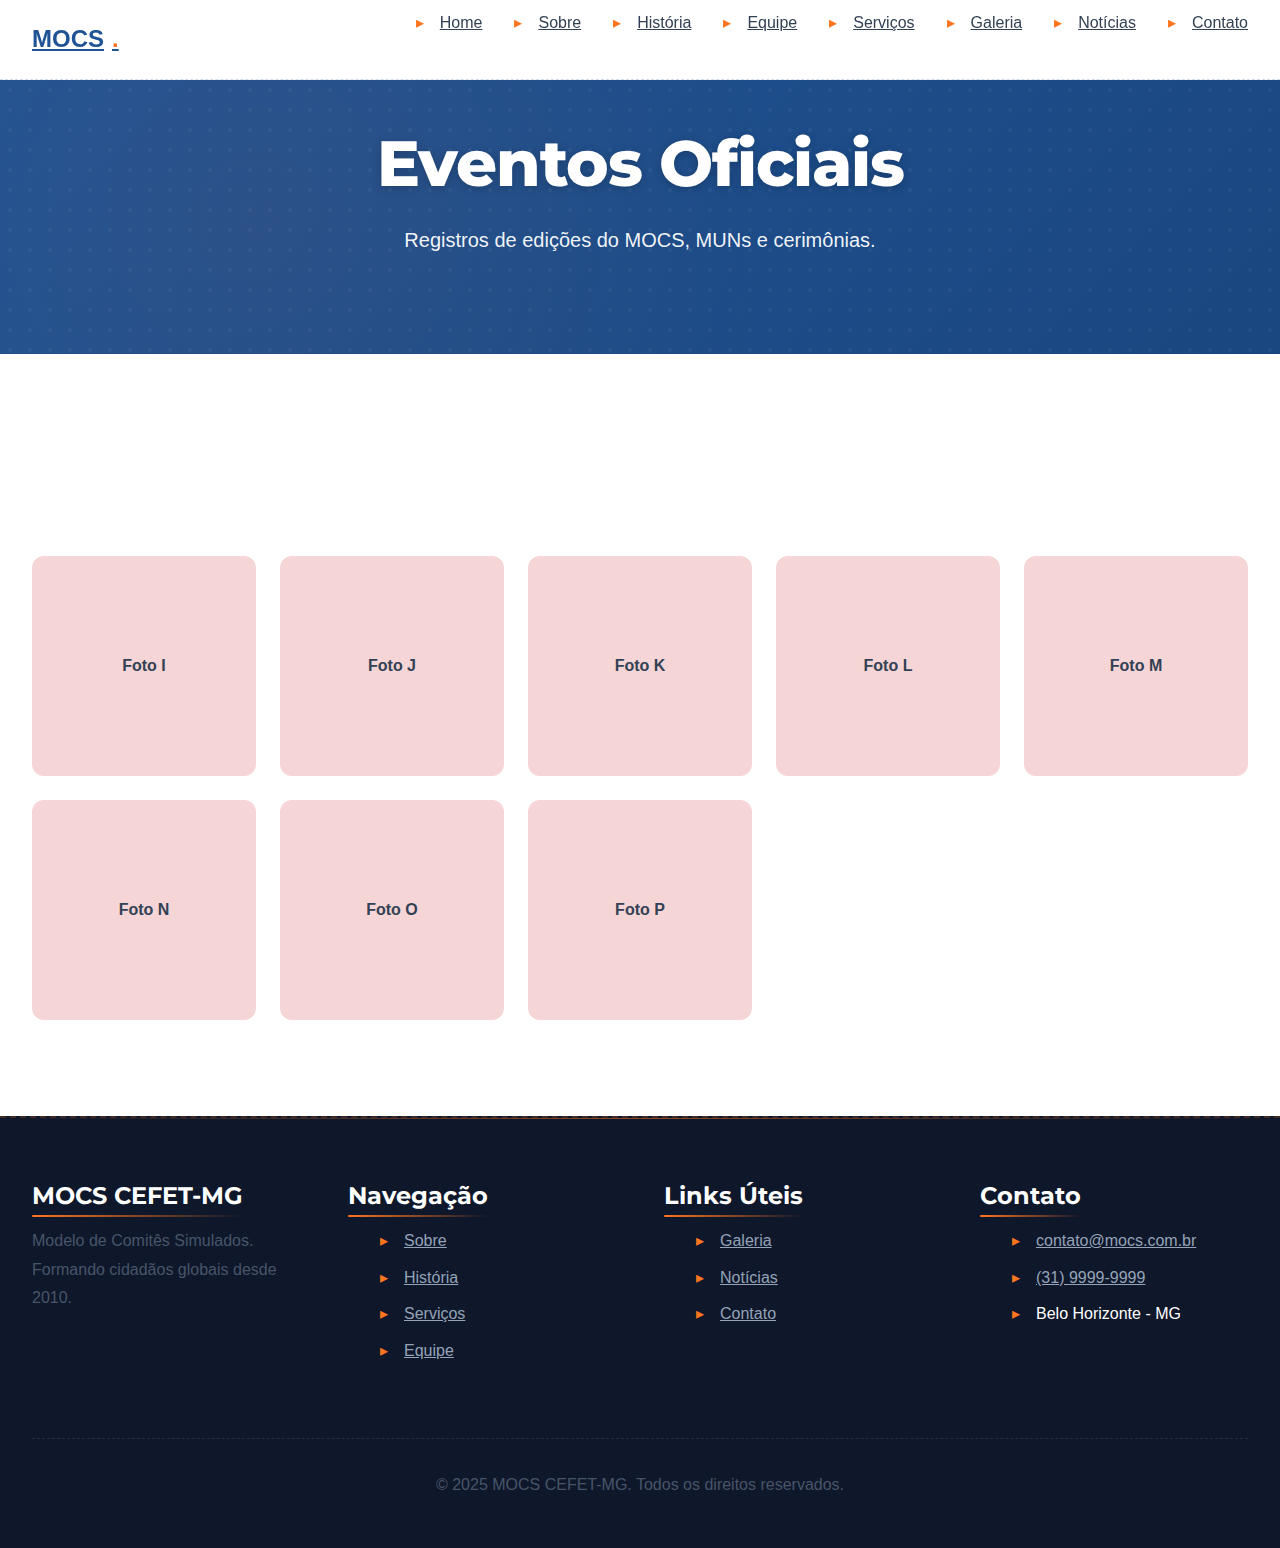
<file: pages/galeria-eventos-oficiais.html>
<!DOCTYPE html>
<html lang="pt-BR">
<head>
    <meta charset="UTF-8">
    <meta name="viewport" content="width=device-width, initial-scale=1.0">
    <title>Galeria — Eventos Oficiais - MOCS CEFET-MG</title>

    <link rel="preconnect" href="https://fonts.googleapis.com">
    <link rel="preconnect" href="https://fonts.gstatic.com" crossorigin>
    <link href="https://fonts.googleapis.com/css2?family=Montserrat:wght@400;500;700;800&family=Open+Sans:wght@400;500;600&display=swap" rel="stylesheet">

    <link rel="stylesheet" href="../css/style.css">
    <link rel="stylesheet" href="../css/modern-effects.css">
    <link rel="stylesheet" href="../css/advanced.css">

    <style>
        .gallery-grid { display: grid; grid-template-columns: repeat(auto-fit, minmax(220px, 1fr)); gap: var(--spacing-lg); margin-top: var(--spacing-2xl); }
        .photo { background: #f5d5d5; height: 220px; border-radius: var(--radius-md); display:flex; align-items:center; justify-content:center; color: #334155; font-weight:700; }
        @media (max-width:600px) { .photo { height: 160px; } }
    </style>
</head>
<body>
    <div id="site-header"></div>

    <section class="hero" style="margin-top:80px; min-height:30vh; padding:3rem 0;">
        <div class="hero-content"><h1>Eventos Oficiais</h1><p>Registros de edições do MOCS, MUNs e cerimônias.</p></div>
    </section>

    <main class="section">
        <div class="container">
            <a class="btn btn-outline" href="galeria.html">← Voltar para Galeria</a>
            <div class="gallery-grid">
                <div class="photo">Foto I</div>
                <div class="photo">Foto J</div>
                <div class="photo">Foto K</div>
                <div class="photo">Foto L</div>
                <div class="photo">Foto M</div>
                <div class="photo">Foto N</div>
                <div class="photo">Foto O</div>
                <div class="photo">Foto P</div>
            </div>
        </div>
    </main>

    <div id="site-footer"></div>

    <script src="../js/include.js"></script>
    <script src="../js/sheets.js"></script>
    <script src="../js/script.js"></script>
</body>
</html>
</file>
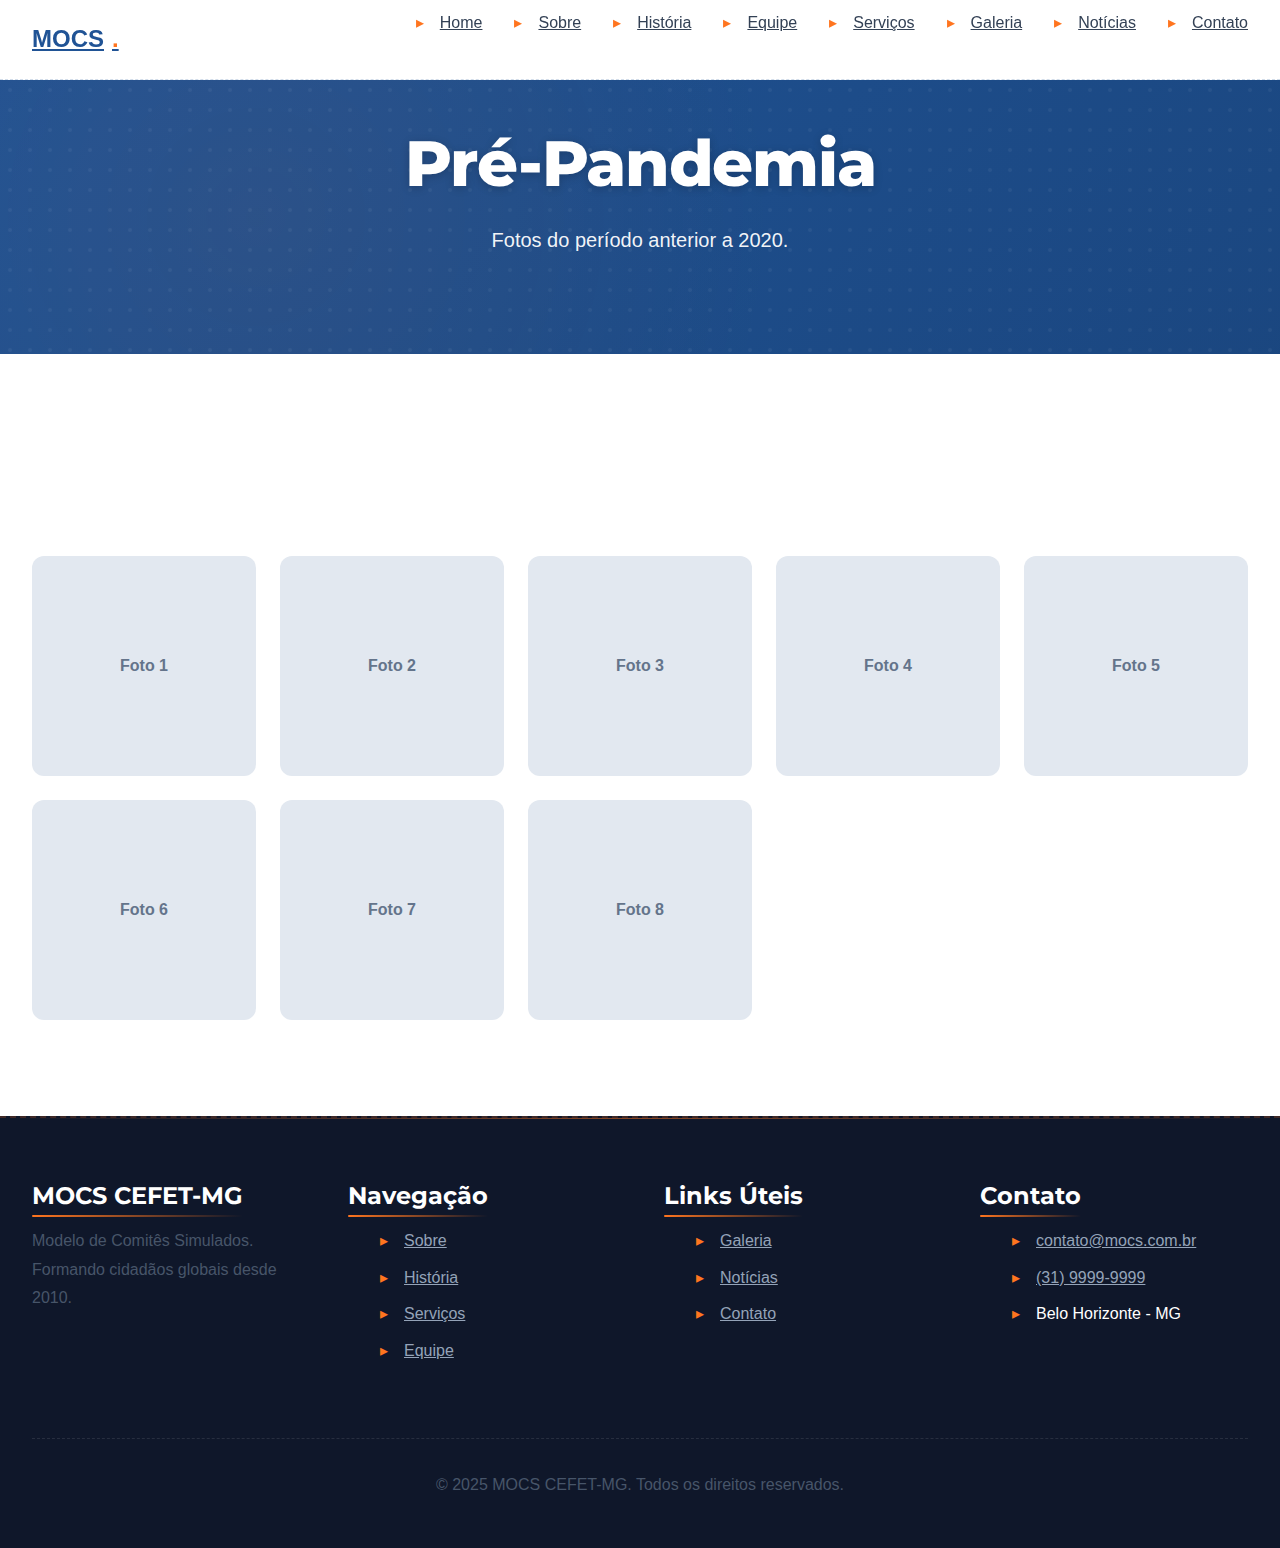
<file: pages/galeria-pre-pandemia.html>
<!DOCTYPE html>
<html lang="pt-BR">
<head>
    <meta charset="UTF-8">
    <meta name="viewport" content="width=device-width, initial-scale=1.0">
    <title>Galeria — Pré-Pandemia - MOCS CEFET-MG</title>

    <link rel="preconnect" href="https://fonts.googleapis.com">
    <link rel="preconnect" href="https://fonts.gstatic.com" crossorigin>
    <link href="https://fonts.googleapis.com/css2?family=Montserrat:wght@400;500;700;800&family=Open+Sans:wght@400;500;600&display=swap" rel="stylesheet">

    <link rel="stylesheet" href="../css/style.css">
    <link rel="stylesheet" href="../css/modern-effects.css">
    <link rel="stylesheet" href="../css/advanced.css">

    <style>
        .gallery-grid { display: grid; grid-template-columns: repeat(auto-fit, minmax(220px, 1fr)); gap: var(--spacing-lg); margin-top: var(--spacing-2xl); }
        .photo { background: #e2e8f0; height: 220px; border-radius: var(--radius-md); display:flex; align-items:center; justify-content:center; color: #64748b; font-weight:700; }
        @media (max-width:600px) { .photo { height: 160px; } }
    </style>
</head>
<body>
    <div id="site-header"></div>

    <section class="hero" style="margin-top:80px; min-height:30vh; padding:3rem 0;">
        <div class="hero-content"><h1>Pré-Pandemia</h1><p>Fotos do período anterior a 2020.</p></div>
    </section>

    <main class="section">
        <div class="container">
            <a class="btn btn-outline" href="galeria.html">← Voltar para Galeria</a>
            <div class="gallery-grid">
                <div class="photo">Foto 1</div>
                <div class="photo">Foto 2</div>
                <div class="photo">Foto 3</div>
                <div class="photo">Foto 4</div>
                <div class="photo">Foto 5</div>
                <div class="photo">Foto 6</div>
                <div class="photo">Foto 7</div>
                <div class="photo">Foto 8</div>
            </div>
        </div>
    </main>

    <div id="site-footer"></div>

    <script src="../js/include.js"></script>
    <script src="../js/sheets.js"></script>
    <script src="../js/script.js"></script>
</body>
</html>
</file>
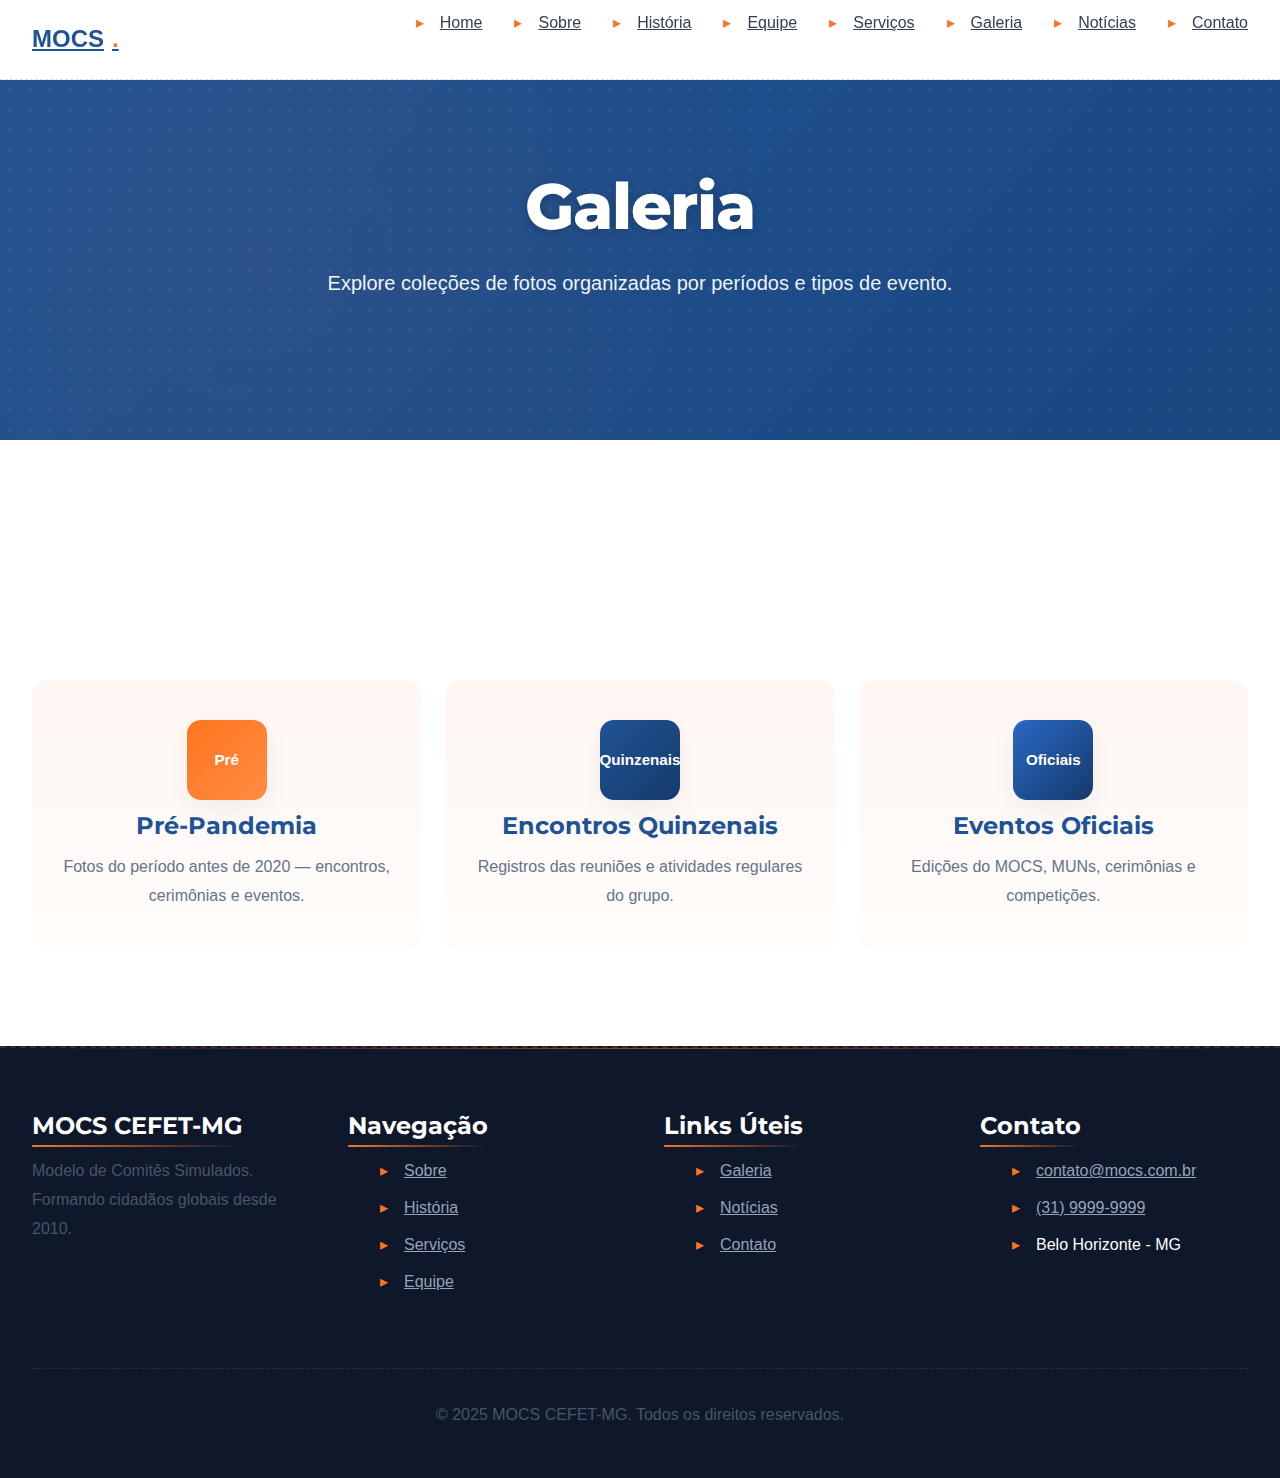
<file: pages/galeria.html>
<!DOCTYPE html>
<html lang="pt-BR">
<head>
    <meta charset="UTF-8">
    <meta name="viewport" content="width=device-width, initial-scale=1.0">
    <title>Galeria - MOCS CEFET-MG</title>
    
    <link rel="preconnect" href="https://fonts.googleapis.com">
    <link rel="preconnect" href="https://fonts.gstatic.com" crossorigin>
    <link href="https://fonts.googleapis.com/css2?family=Montserrat:wght@400;500;700;800&family=Open+Sans:wght@400;500;600&display=swap" rel="stylesheet">
    
    <link rel="stylesheet" href="../css/style.css">
    <link rel="stylesheet" href="../css/modern-effects.css">
    <link rel="stylesheet" href="../css/advanced.css">
    
    <style>
        .grid-cards {
            display: grid;
            grid-template-columns: repeat(auto-fit, minmax(260px, 1fr));
            gap: var(--spacing-lg);
            margin-top: var(--spacing-2xl);
        }

        .big-card {
            display: flex;
            align-items: center;
            justify-content: center;
            flex-direction: column;
            text-align: center;
            padding: 2.5rem 1.5rem;
            border-radius: var(--radius-lg);
            background: linear-gradient(180deg, rgba(255,117,31,0.06), rgba(255,117,31,0.02));
            cursor: pointer;
            transition: transform 0.35s cubic-bezier(0.4,0,0.2,1), box-shadow 0.35s;
            min-height: 220px;
            gap: 0.75rem;
            text-decoration: none;
            color: inherit;
        }

        .big-card h3 { margin: 0; font-size: 1.5rem; color: var(--primary); }
        .big-card p { margin: 0; color: var(--gray); }

        .big-card:hover { transform: translateY(-6px) scale(1.01); box-shadow: 0 18px 40px rgba(32,83,149,0.08); }

        .card-visual { width: 80px; height: 80px; border-radius: 14px; display: flex; align-items: center; justify-content: center; font-weight: 700; color: white; font-size: 0.95rem; box-shadow: 0 8px 24px rgba(15,23,42,0.06); }
        .pre { background: linear-gradient(135deg, #FF751F 0%, #ff8c42 100%); }
        .quinz { background: linear-gradient(135deg, #205395 0%, #153a6a 100%); }
        .ofic { background: linear-gradient(135deg, #2a68c4 0%, #153a6a 100%); }

        @media (max-width: 680px) { .big-card { padding: 1.75rem 1rem; } }
    </style>
</head>
<body>
    <!-- header placeholder (loaded dynamically) -->
    <div id="site-header"></div>

    <!-- ===== HERO ===== -->
    <section class="hero" style="margin-top: 80px; min-height: 40vh; padding: 4rem 0;">
        <div class="hero-content">
            <h1>Galeria</h1>
            <p>Explore coleções de fotos organizadas por períodos e tipos de evento.</p>
        </div>
    </section>

    <!-- ===== GALERIA PRINCIPAL ===== -->
    <main class="section">
        <div class="container">
            <h2 class="section-title">Escolha uma coleção</h2>
            <div class="grid-cards">
                <a class="big-card" href="galeria-pre-pandemia.html">
                    <div class="card-visual pre">Pré</div>
                    <h3>Pré-Pandemia</h3>
                    <p>Fotos do período antes de 2020 — encontros, cerimônias e eventos.</p>
                </a>

                <a class="big-card" href="galeria-encontros-quinzenais.html">
                    <div class="card-visual quinz">Quinzenais</div>
                    <h3>Encontros Quinzenais</h3>
                    <p>Registros das reuniões e atividades regulares do grupo.</p>
                </a>

                <a class="big-card" href="galeria-eventos-oficiais.html">
                    <div class="card-visual ofic">Oficiais</div>
                    <h3>Eventos Oficiais</h3>
                    <p>Edições do MOCS, MUNs, cerimônias e competições.</p>
                </a>
            </div>
        </div>
    </main>

    <!-- footer placeholder (loaded dynamically) -->
    <div id="site-footer"></div>

    <script src="../js/include.js"></script>
    <script src="../js/sheets.js"></script>
    <script src="../js/script.js"></script>
</body>
</html>
</file>
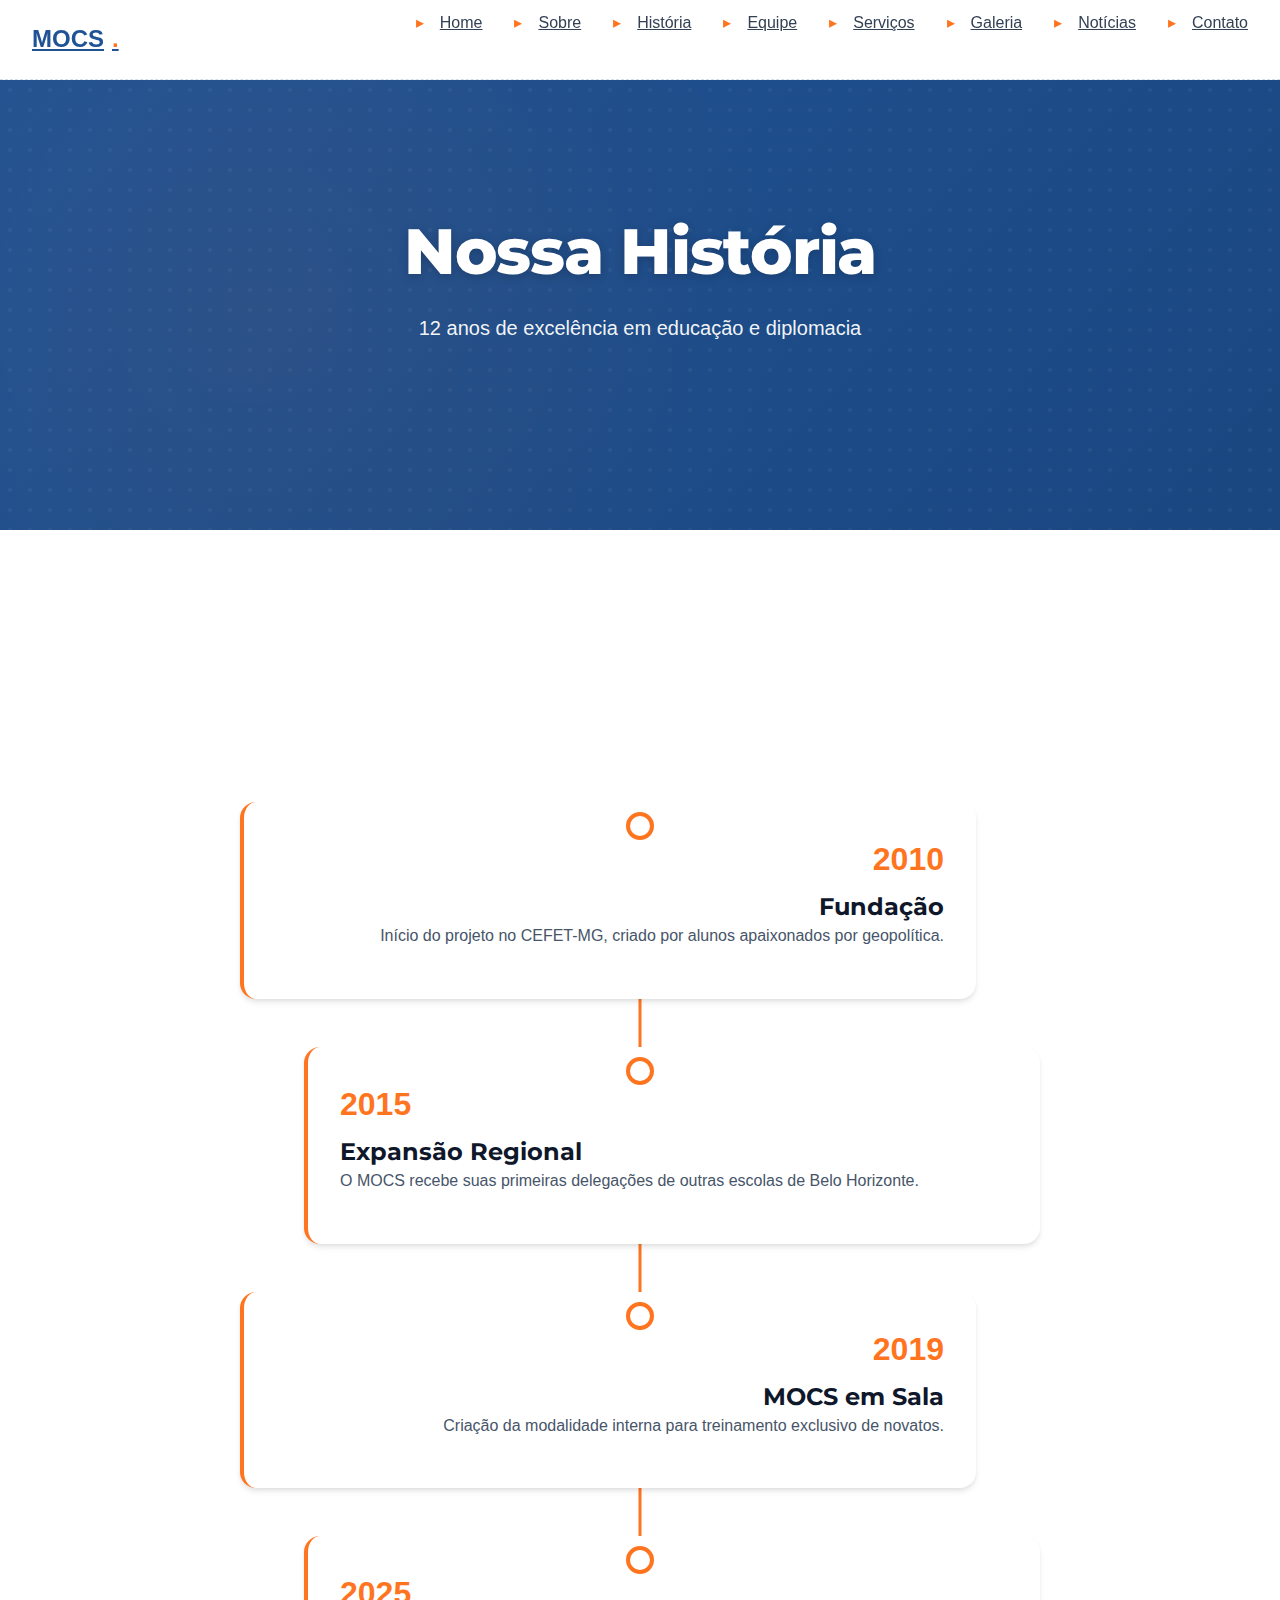
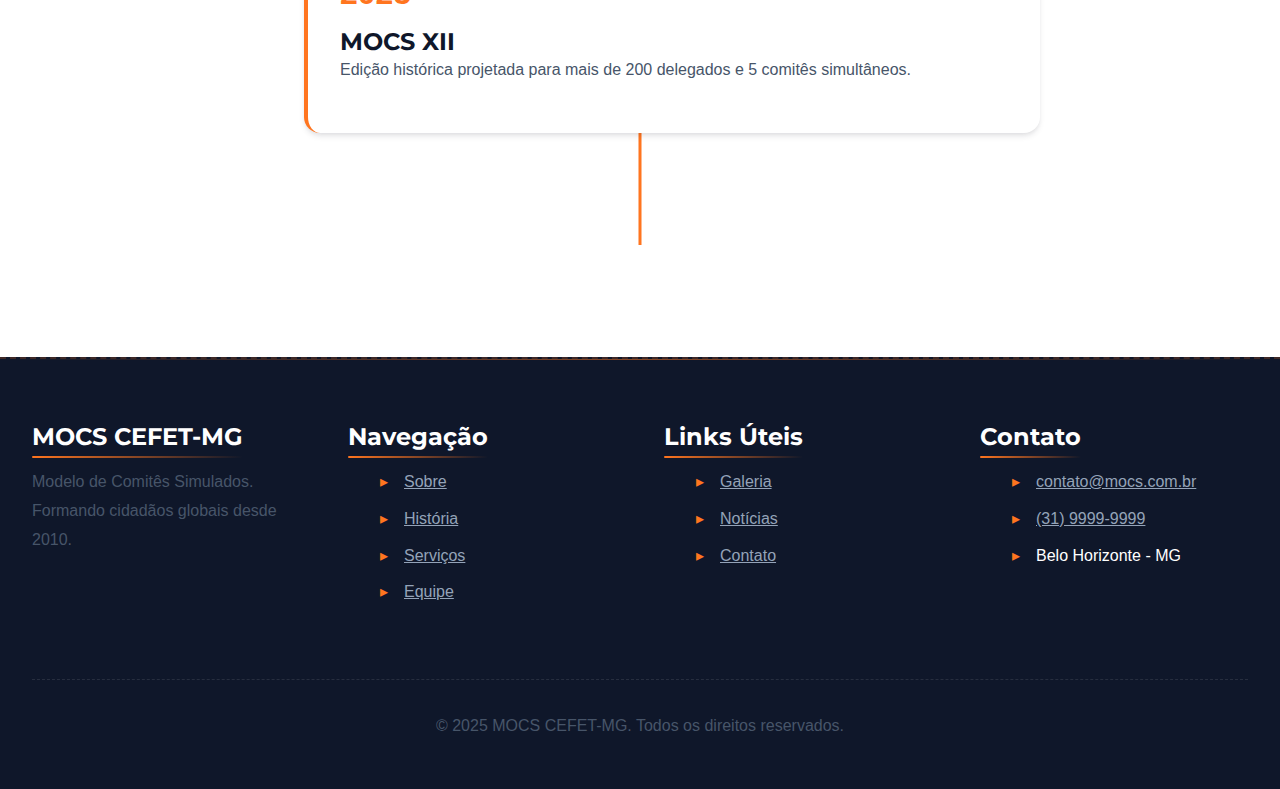
<file: pages/historia.html>
<!DOCTYPE html>
<html lang="pt-BR">
<head>
    <meta charset="UTF-8">
    <meta name="viewport" content="width=device-width, initial-scale=1.0">
    <title>História - MOCS CEFET-MG</title>
    
    <link rel="preconnect" href="https://fonts.googleapis.com">
    <link rel="preconnect" href="https://fonts.gstatic.com" crossorigin>
    <link href="https://fonts.googleapis.com/css2?family=Montserrat:wght@400;500;700;800&family=Open+Sans:wght@400;500;600&display=swap" rel="stylesheet">
    
    <link rel="stylesheet" href="../css/style.css">
    <link rel="stylesheet" href="../css/modern-effects.css">
    <link rel="stylesheet" href="../css/advanced.css">
    
    <style>
        .timeline {
            position: relative;
            max-width: 800px;
            margin: 3rem auto;
            padding: 2rem 0;
        }
        
        .timeline::before {
            content: '';
            position: absolute;
            left: 50%;
            transform: translateX(-50%);
            width: 3px;
            height: 100%;
            background: var(--accent);
        }
        
        .timeline-item {
            margin-bottom: 3rem;
            position: relative;
        }
        
        .timeline-item:nth-child(odd) {
            text-align: right;
            padding-right: 50%;
            padding-right: 4rem;
        }
        
        .timeline-item:nth-child(even) {
            text-align: left;
            padding-left: 50%;
            padding-left: 4rem;
        }
        
        .timeline-item::before {
            content: '';
            position: absolute;
            width: 20px;
            height: 20px;
            background: white;
            border: 4px solid var(--accent);
            border-radius: 50%;
            top: 10px;
            left: 50%;
            transform: translateX(-50%);
            z-index: 10;
        }
        
        .timeline-content {
            background: white;
            padding: 2rem;
            border-radius: var(--radius-lg);
            box-shadow: var(--shadow-md);
            border-left: 4px solid var(--accent);
        }
        
        .timeline-year {
            font-size: 2rem;
            font-weight: 800;
            color: var(--accent);
            margin-bottom: 0.5rem;
        }
        
        @media (max-width: 768px) {
            .timeline::before {
                left: 30px;
            }
            
            .timeline-item:nth-child(odd),
            .timeline-item:nth-child(even) {
                text-align: left;
                padding-left: 80px;
                padding-right: 0;
            }
            
            .timeline-item::before {
                left: 10px;
            }
        }
    </style>
</head>
<body>
    <div id="site-header"></div>

    <!-- ===== HERO ===== -->
    <section class="hero" style="margin-top: 80px; min-height: 50vh; padding: 6rem 0;">
        <div class="hero-content">
            <h1>Nossa História</h1>
            <p>12 anos de excelência em educação e diplomacia</p>
        </div>
    </section>

    <!-- ===== TIMELINE ===== -->
    <main class="section">
        <div class="container">
            <h2 class="section-title">Trajetória do MOCS</h2>
            
            <div class="timeline">
                <div class="timeline-item">
                    <div class="timeline-content">
                        <div class="timeline-year">2010</div>
                        <h4>Fundação</h4>
                        <p>Início do projeto no CEFET-MG, criado por alunos apaixonados por geopolítica.</p>
                    </div>
                </div>
                
                <div class="timeline-item">
                    <div class="timeline-content">
                        <div class="timeline-year">2015</div>
                        <h4>Expansão Regional</h4>
                        <p>O MOCS recebe suas primeiras delegações de outras escolas de Belo Horizonte.</p>
                    </div>
                </div>
                
                <div class="timeline-item">
                    <div class="timeline-content">
                        <div class="timeline-year">2019</div>
                        <h4>MOCS em Sala</h4>
                        <p>Criação da modalidade interna para treinamento exclusivo de novatos.</p>
                    </div>
                </div>
                
                <div class="timeline-item">
                    <div class="timeline-content">
                        <div class="timeline-year">2025</div>
                        <h4>MOCS XII</h4>
                        <p>Edição histórica projetada para mais de 200 delegados e 5 comitês simultâneos.</p>
                    </div>
                </div>
            </div>
        </div>
    </main>

    <div id="site-footer"></div>

    <script src="../js/include.js"></script>
    <script src="../js/sheets.js"></script>
    <script src="../js/script.js"></script>
</body>
</html>
</file>
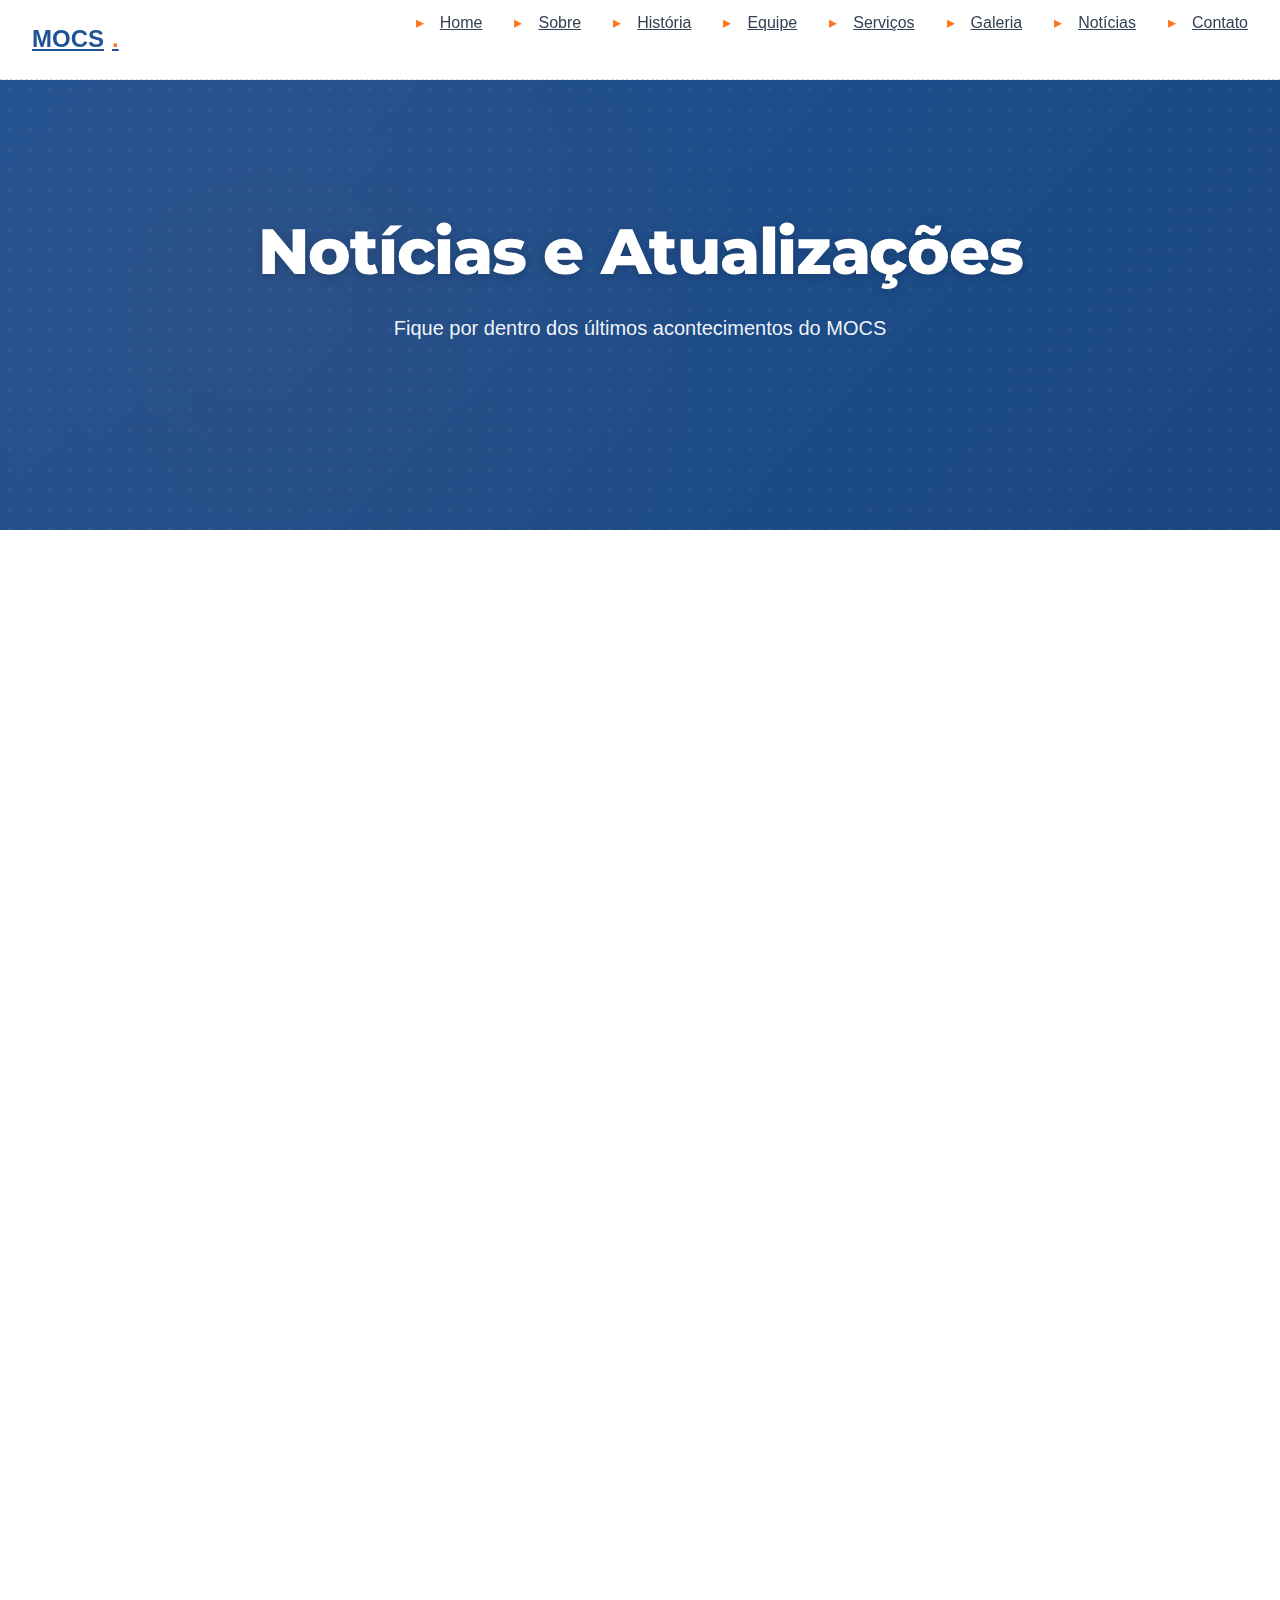
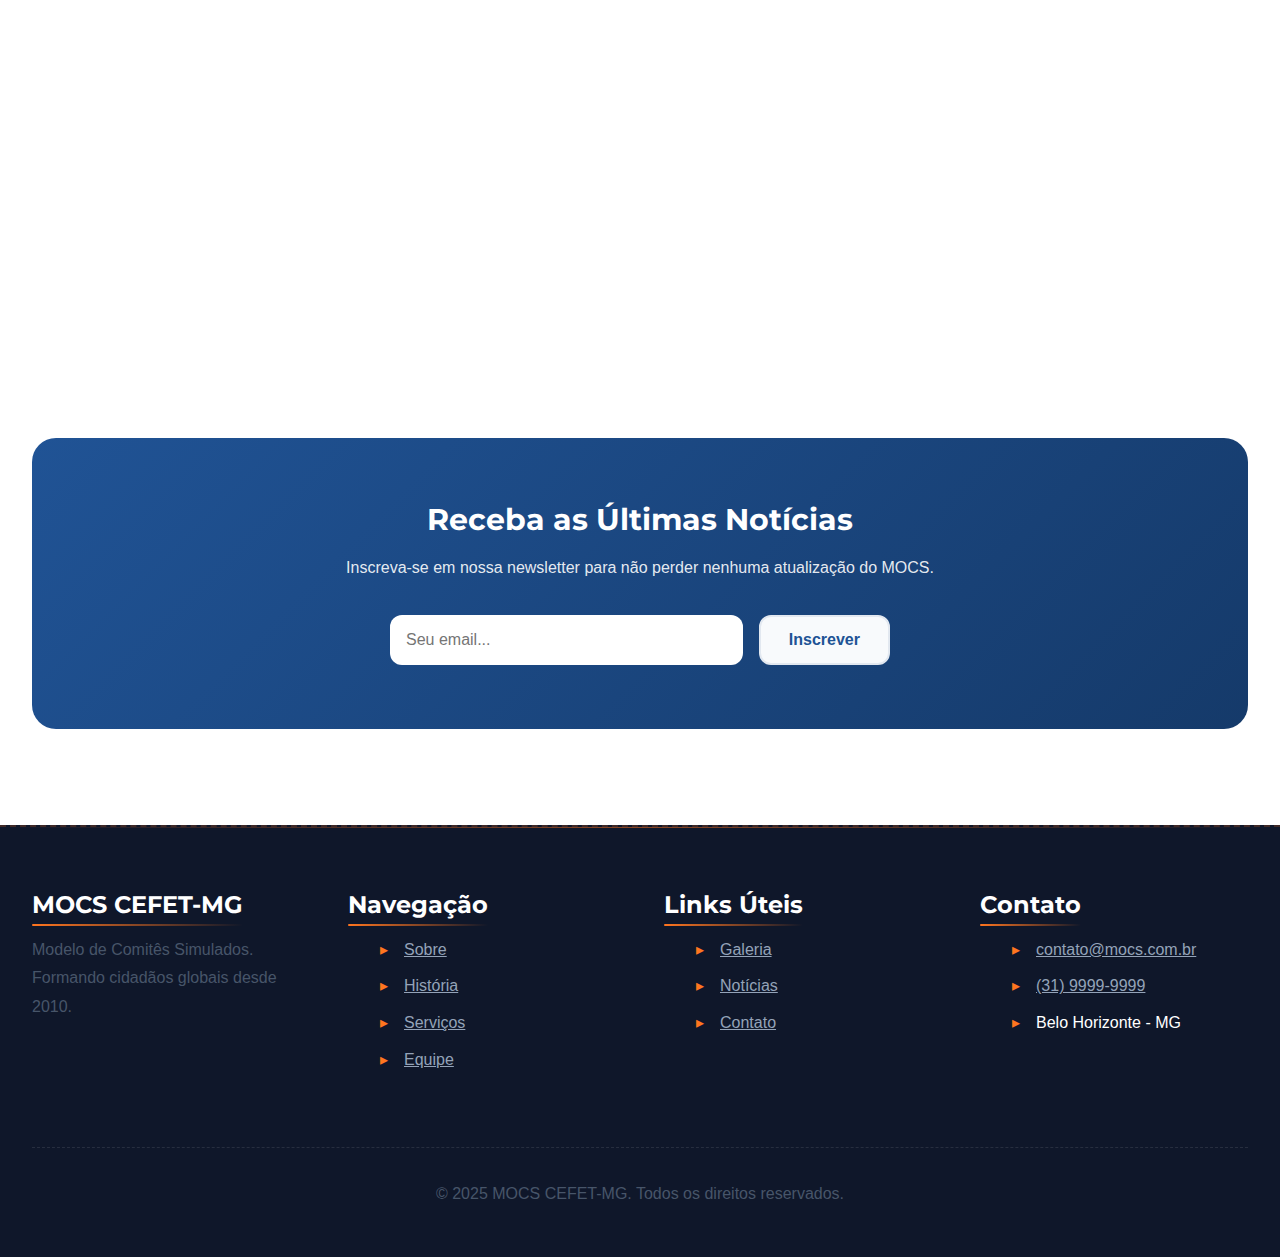
<file: pages/noticias.html>
<!DOCTYPE html>
<html lang="pt-BR">
<head>
    <meta charset="UTF-8">
    <meta name="viewport" content="width=device-width, initial-scale=1.0">
    <title>Notícias - MOCS CEFET-MG</title>
    
    <link rel="preconnect" href="https://fonts.googleapis.com">
    <link rel="preconnect" href="https://fonts.gstatic.com" crossorigin>
    <link href="https://fonts.googleapis.com/css2?family=Montserrat:wght@400;500;700;800&family=Open+Sans:wght@400;500;600&display=swap" rel="stylesheet">
    
    <link rel="stylesheet" href="../css/style.css">
    <link rel="stylesheet" href="../css/modern-effects.css">
    <link rel="stylesheet" href="../css/advanced.css">
</head>
<body>
    <div id="site-header"></div>

    <!-- ===== HERO ===== -->
    <section class="hero" style="margin-top: 80px; min-height: 50vh; padding: 6rem 0;">
        <div class="hero-content">
            <h1>Notícias e Atualizações</h1>
            <p>Fique por dentro dos últimos acontecimentos do MOCS</p>
        </div>
    </section>

    <!-- ===== NOTÍCIAS ===== -->
    <main class="section">
        <div class="container">
            <div class="grid grid-3">
                <article class="card">
                    <div style="height: 200px; background: linear-gradient(135deg, #e2e8f0 0%, #cbd5e1 100%); border-radius: var(--radius-lg); margin-bottom: var(--spacing-lg);"></div>
                    <p style="color: var(--accent); font-size: 0.85rem; font-weight: 600; margin-bottom: 0.5rem;">15 de Dezembro, 2024</p>
                    <h4>MOCS 2025: Inscrições Abertas</h4>
                    <p>As inscrições para o MOCS 2025 estão oficialmente abertas. Não perca a chance de participar do maior modelo de comitês simulados da região.</p>
                    <a href="#" style="color: var(--accent); font-weight: 600; text-decoration: none; display: inline-block; margin-top: 1rem;">Saiba mais →</a>
                </article>

                <article class="card">
                    <div style="height: 200px; background: linear-gradient(135deg, #dbeafe 0%, #bfdbfe 100%); border-radius: var(--radius-lg); margin-bottom: var(--spacing-lg);"></div>
                    <p style="color: var(--accent); font-size: 0.85rem; font-weight: 600; margin-bottom: 0.5rem;">10 de Dezembro, 2024</p>
                    <h4>Workshop com Especialistas Internacionais</h4>
                    <p>Realizamos com sucesso o workshop sobre negociações diplomáticas com especialistas renomados do cenário internacional.</p>
                    <a href="#" style="color: var(--accent); font-weight: 600; text-decoration: none; display: inline-block; margin-top: 1rem;">Saiba mais →</a>
                </article>

                <article class="card">
                    <div style="height: 200px; background: linear-gradient(135deg, #d4edda 0%, #c3e6cb 100%); border-radius: var(--radius-lg); margin-bottom: var(--spacing-lg);"></div>
                    <p style="color: var(--accent); font-size: 0.85rem; font-weight: 600; margin-bottom: 0.5rem;">05 de Dezembro, 2024</p>
                    <h4>Equipe MOCS Expande Programação</h4>
                    <p>Com o crescimento contínuo, MOCS anuncia novos programas e atividades para 2025 visando democratizar o acesso ao conhecimento.</p>
                    <a href="#" style="color: var(--accent); font-weight: 600; text-decoration: none; display: inline-block; margin-top: 1rem;">Saiba mais →</a>
                </article>

                <article class="card">
                    <div style="height: 200px; background: linear-gradient(135deg, #fff3cd 0%, #ffeaa7 100%); border-radius: var(--radius-lg); margin-bottom: var(--spacing-lg);"></div>
                    <p style="color: var(--accent); font-size: 0.85rem; font-weight: 600; margin-bottom: 0.5rem;">28 de Novembro, 2024</p>
                    <h4>MOCS 2024 Encerrado com Sucesso</h4>
                    <p>Com mais de 300 participantes, a edição de 2024 foi uma celebração de aprendizado, amizade e crescimento pessoal.</p>
                    <a href="#" style="color: var(--accent); font-weight: 600; text-decoration: none; display: inline-block; margin-top: 1rem;">Saiba mais →</a>
                </article>

                <article class="card">
                    <div style="height: 200px; background: linear-gradient(135deg, #f8d7da 0%, #f5c6cb 100%); border-radius: var(--radius-lg); margin-bottom: var(--spacing-lg);"></div>
                    <p style="color: var(--accent); font-size: 0.85rem; font-weight: 600; margin-bottom: 0.5rem;">20 de Novembro, 2024</p>
                    <h4>Parcerias Estratégicas Firmadas</h4>
                    <p>MOCS firma parcerias com instituições de ensino superior para ampliar seus programas de desenvolvimento de lideranças.</p>
                    <a href="#" style="color: var(--accent); font-weight: 600; text-decoration: none; display: inline-block; margin-top: 1rem;">Saiba mais →</a>
                </article>

                <article class="card">
                    <div style="height: 200px; background: linear-gradient(135deg, #e7d4f5 0%, #d1b3e8 100%); border-radius: var(--radius-lg); margin-bottom: var(--spacing-lg);"></div>
                    <p style="color: var(--accent); font-size: 0.85rem; font-weight: 600; margin-bottom: 0.5rem;">15 de Novembro, 2024</p>
                    <h4>Novo Portal MOCS Lançado</h4>
                    <p>Apresentamos o novo portal com design moderno, funcionalidades aprimoradas e melhor experiência para nossos participantes.</p>
                    <a href="#" style="color: var(--accent); font-weight: 600; text-decoration: none; display: inline-block; margin-top: 1rem;">Saiba mais →</a>
                </article>
            </div>

            <!-- ===== NEWSLETTER ===== -->
            <div style="margin-top: 6rem; padding: 4rem 2rem; background: linear-gradient(135deg, var(--primary) 0%, var(--primary-dark) 100%); border-radius: var(--radius-xl); color: white; text-align: center;">
                <h3 style="color: white; margin-bottom: 1rem;">Receba as Últimas Notícias</h3>
                <p style="color: rgba(255, 255, 255, 0.9); margin-bottom: 2rem;">Inscreva-se em nossa newsletter para não perder nenhuma atualização do MOCS.</p>
                <form onsubmit="handleFormSubmit(event)" style="display: flex; gap: 1rem; max-width: 500px; margin: 0 auto; flex-wrap: wrap;">
                    <input type="email" placeholder="Seu email..." style="flex: 1; min-width: 250px; padding: 0.75rem 1rem; border: none; border-radius: var(--radius-md); font-family: inherit;">
                    <button type="submit" class="btn btn-secondary">Inscrever</button>
                </form>
            </div>
        </div>
    </main>

    <div id="site-footer"></div>

    <script src="../js/include.js"></script>
    <script src="../js/sheets.js"></script>
    <script src="../js/script.js"></script>
</body>
</html>
</file>
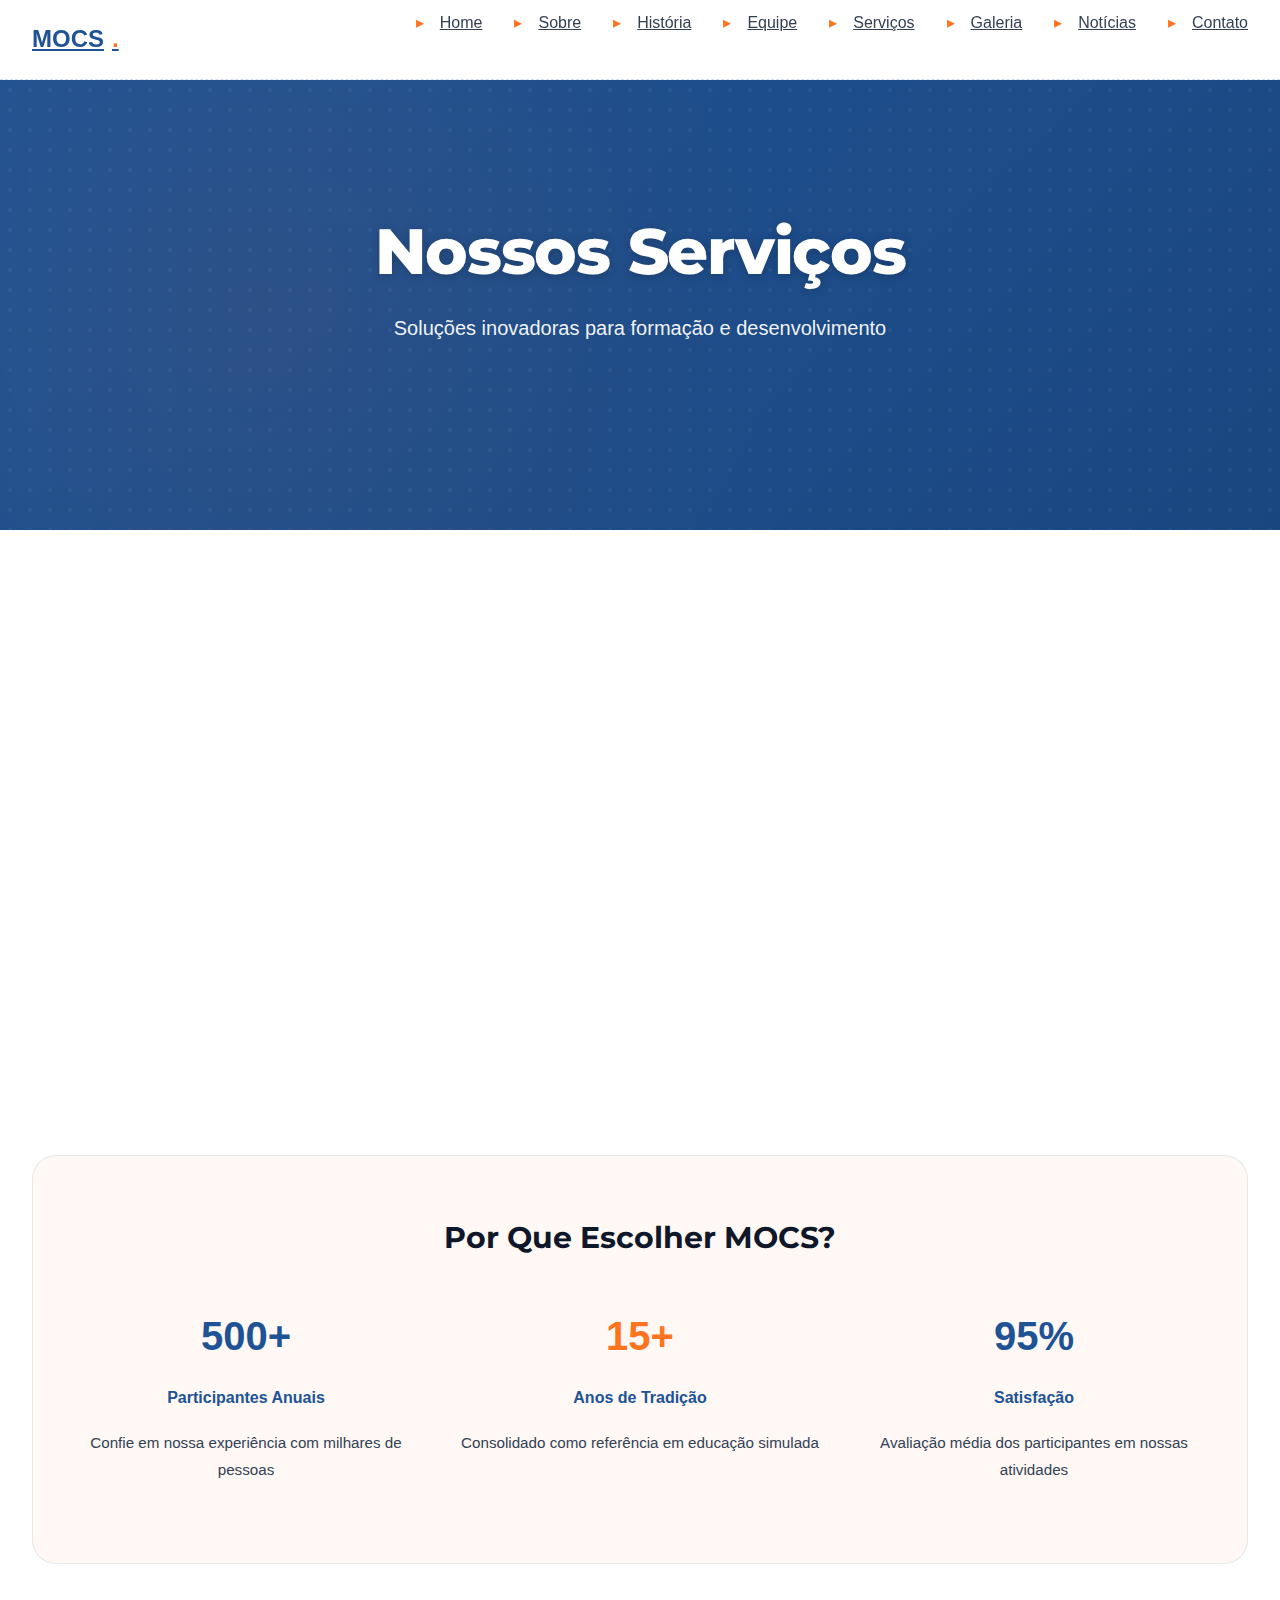
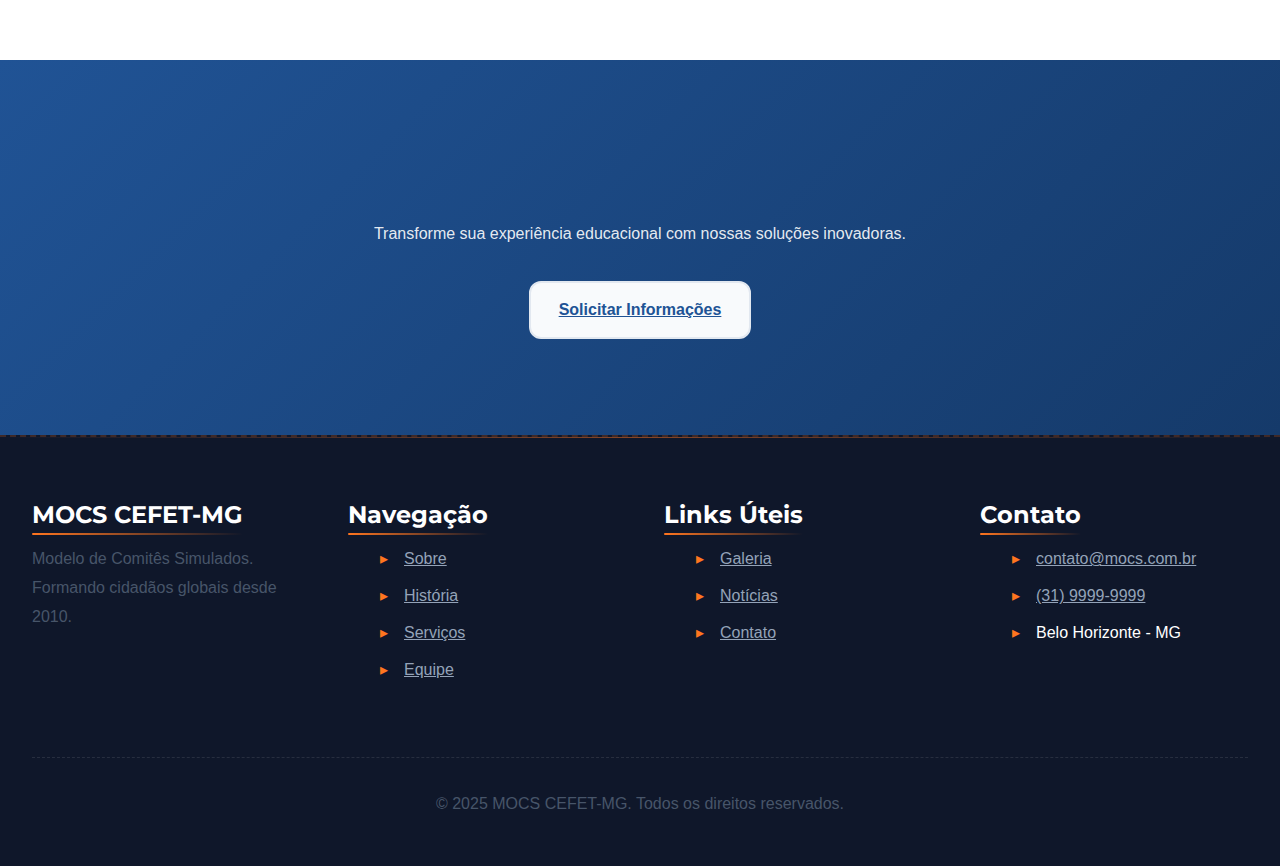
<file: pages/servicos.html>
<!DOCTYPE html>
<html lang="pt-BR">
<head>
    <meta charset="UTF-8">
    <meta name="viewport" content="width=device-width, initial-scale=1.0">
    <title>Serviços - MOCS CEFET-MG</title>
    
    <link rel="preconnect" href="https://fonts.googleapis.com">
    <link rel="preconnect" href="https://fonts.gstatic.com" crossorigin>
    <link href="https://fonts.googleapis.com/css2?family=Montserrat:wght@400;500;700;800&family=Open+Sans:wght@400;500;600&display=swap" rel="stylesheet">
    
    <link rel="stylesheet" href="../css/style.css">
    <link rel="stylesheet" href="../css/modern-effects.css">
    <link rel="stylesheet" href="../css/advanced.css">
</head>
<body>
    <div id="site-header"></div>

    <!-- ===== HERO ===== -->
    <section class="hero" style="margin-top: 80px; min-height: 50vh; padding: 6rem 0;">
        <div class="hero-content">
            <h1>Nossos Serviços</h1>
            <p>Soluções inovadoras para formação e desenvolvimento</p>
        </div>
    </section>

    <!-- ===== SERVIÇOS ===== -->
    <main class="section">
        <div class="container">
            <div class="grid grid-3">
                <div class="card">
                    <div style="height: 180px; background: linear-gradient(135deg, #205395 0%, #153a6a 100%); border-radius: var(--radius-lg); margin-bottom: var(--spacing-lg); display: flex; align-items: center; justify-content: center;">
                        <svg width="48" height="48" viewBox="0 0 24 24" fill="none" stroke="white" stroke-width="2">
                            <path d="M12 2C6.48 2 2 6.48 2 12s4.48 10 10 10 10-4.48 10-10S17.52 2 12 2z"></path>
                            <path d="M12 6v6l4 2"></path>
                        </svg>
                    </div>
                    <h4>Simulações</h4>
                    <p>Imersão completa em ambientes de negociação internacional, desenvolvendo habilidades diplomáticas e estratégicas.</p>
                </div>
                
                <div class="card">
                    <div style="height: 180px; background: linear-gradient(135deg, #FF751F 0%, #ff8c42 100%); border-radius: var(--radius-lg); margin-bottom: var(--spacing-lg); display: flex; align-items: center; justify-content: center;">
                        <svg width="48" height="48" viewBox="0 0 24 24" fill="none" stroke="white" stroke-width="2">
                            <path d="M2 3h6a4 4 0 0 1 4 4v14a3 3 0 0 0-3-3H2z"></path>
                            <path d="M22 3h-6a4 4 0 0 0-4 4v14a3 3 0 0 1 3-3h7z"></path>
                        </svg>
                    </div>
                    <h4>Workshops</h4>
                    <p>Treinamentos especializados em temas de relevância global, conduzidos por especialistas renomados.</p>
                </div>
                
                <div class="card">
                    <div style="height: 180px; background: linear-gradient(135deg, #0f172a 0%, #1e293b 100%); border-radius: var(--radius-lg); margin-bottom: var(--spacing-lg); display: flex; align-items: center; justify-content: center;">
                        <svg width="48" height="48" viewBox="0 0 24 24" fill="none" stroke="white" stroke-width="2">
                            <path d="M17 21v-2a4 4 0 0 0-4-4H5a4 4 0 0 0-4 4v2"></path>
                            <circle cx="9" cy="7" r="4"></circle>
                            <path d="M23 21v-2a4 4 0 0 0-3-3.87"></path>
                            <path d="M16 3.13a4 4 0 0 1 0 7.75"></path>
                        </svg>
                    </div>
                    <h4>Mentorias</h4>
                    <p>Acompanhamento personalizado com profissionais experientes para desenvolvimento de competências específicas.</p>
                </div>
            </div>

            <!-- ===== DETALHES DOS SERVIÇOS ===== -->
            <div style="margin-top: 6rem; padding: 4rem 2rem; background: rgba(255, 117, 31, 0.05); border-radius: var(--radius-xl); border: 1px solid rgba(32, 83, 149, 0.1);">
                <h3 style="text-align: center; margin-bottom: 3rem;">Por Que Escolher MOCS?</h3>
                
                <div class="grid grid-3">
                    <div style="text-align: center;">
                        <div style="font-size: 2.5rem; color: var(--primary); font-weight: 700; margin-bottom: 1rem;">500+</div>
                        <p><strong>Participantes Anuais</strong></p>
                        <p style="font-size: 0.95rem; color: var(--text-secondary);">Confie em nossa experiência com milhares de pessoas</p>
                    </div>
                    
                    <div style="text-align: center;">
                        <div style="font-size: 2.5rem; color: var(--accent); font-weight: 700; margin-bottom: 1rem;">15+</div>
                        <p><strong>Anos de Tradição</strong></p>
                        <p style="font-size: 0.95rem; color: var(--text-secondary);">Consolidado como referência em educação simulada</p>
                    </div>
                    
                    <div style="text-align: center;">
                        <div style="font-size: 2.5rem; color: var(--primary); font-weight: 700; margin-bottom: 1rem;">95%</div>
                        <p><strong>Satisfação</strong></p>
                        <p style="font-size: 0.95rem; color: var(--text-secondary);">Avaliação média dos participantes em nossas atividades</p>
                    </div>
                </div>
            </div>
        </div>
    </main>

    <!-- ===== CTA ===== -->
    <section class="section" style="background: linear-gradient(135deg, var(--primary) 0%, var(--primary-dark) 100%); color: white; text-align: center;">
        <div class="container">
            <h2 style="color: white; margin-bottom: 1rem;">Pronto para fazer parte da comunidade MOCS?</h2>
            <p style="color: rgba(255, 255, 255, 0.9); margin-bottom: 2rem;">Transforme sua experiência educacional com nossas soluções inovadoras.</p>
            <a href="contato.html" class="btn btn-secondary">Solicitar Informações</a>
        </div>
    </section>

    <div id="site-footer"></div>

    <script src="../js/include.js"></script>
    <script src="../js/sheets.js"></script>
    <script src="../js/script.js"></script>
</body>
</html>
</file>
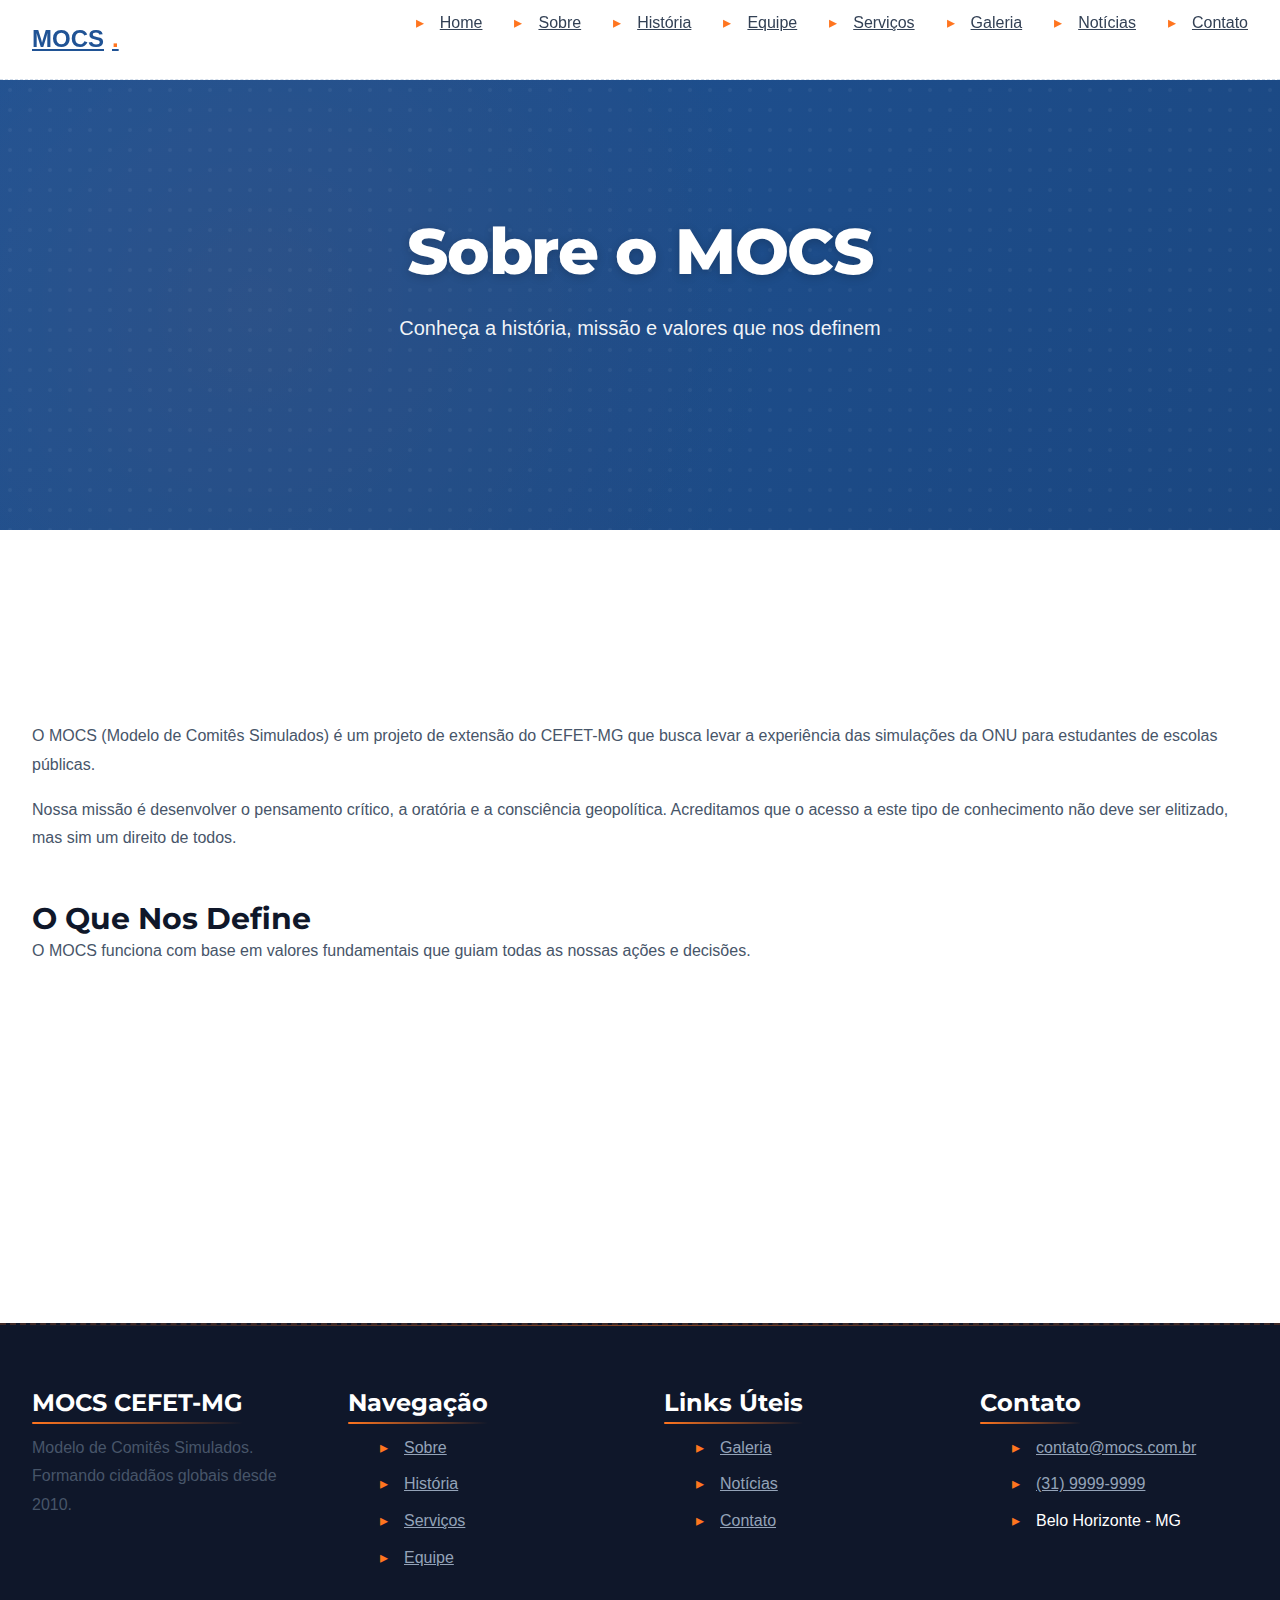
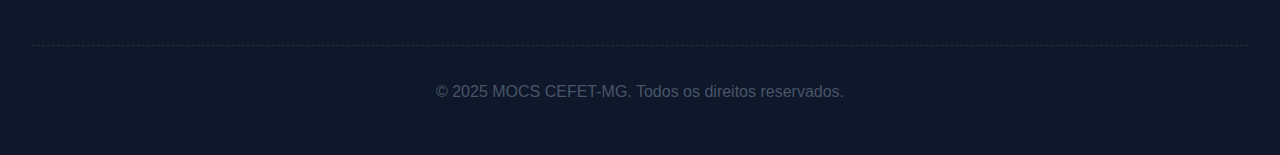
<file: pages/sobre.html>
<!DOCTYPE html>
<html lang="pt-BR">
<head>
    <meta charset="UTF-8">
    <meta name="viewport" content="width=device-width, initial-scale=1.0">
    <title>Sobre - MOCS CEFET-MG</title>
    
    <link rel="preconnect" href="https://fonts.googleapis.com">
    <link rel="preconnect" href="https://fonts.gstatic.com" crossorigin>
    <link href="https://fonts.googleapis.com/css2?family=Montserrat:wght@400;500;700;800&family=Open+Sans:wght@400;500;600&display=swap" rel="stylesheet">
    
    <link rel="stylesheet" href="../css/style.css">
    <link rel="stylesheet" href="../css/modern-effects.css">
    <link rel="stylesheet" href="../css/advanced.css">
</head>
<body>
    <div id="site-header"></div>

    <!-- ===== HERO ===== -->
    <section class="hero" style="margin-top: 80px; min-height: 50vh; padding: 6rem 0;">
        <div class="hero-content">
            <h1>Sobre o MOCS</h1>
            <p>Conheça a história, missão e valores que nos definem</p>
        </div>
    </section>

    <!-- ===== CONTEÚDO PRINCIPAL ===== -->
    <main class="section">
        <div class="container">
            <h2 class="section-title">Nossa História</h2>
            <p>O MOCS (Modelo de Comitês Simulados) é um projeto de extensão do CEFET-MG que busca levar a experiência das simulações da ONU para estudantes de escolas públicas.</p>
            <p>Nossa missão é desenvolver o pensamento crítico, a oratória e a consciência geopolítica. Acreditamos que o acesso a este tipo de conhecimento não deve ser elitizado, mas sim um direito de todos.</p>
            
            <h3 style="margin-top: 3rem;">O Que Nos Define</h3>
            <p>O MOCS funciona com base em valores fundamentais que guiam todas as nossas ações e decisões.</p>
            
            <div class="grid grid-3" style="margin-top: 2rem;">
                <div class="card">
                    <h4>Diplomacia Realista</h4>
                    <p>Simulações fiéis aos procedimentos de comitês internacionais reais, permitindo que os participantes vivenciem debates de alto nível.</p>
                </div>
                <div class="card">
                    <h4>Educação para Todos</h4>
                    <p>Acesso gratuito e democrático ao conhecimento em relações internacionais, sem discriminação ou custos proibitivos.</p>
                </div>
                <div class="card">
                    <h4>Desenvolvimento Integral</h4>
                    <p>Formação não apenas acadêmica, mas também pessoal e cívica dos participantes.</p>
                </div>
            </div>
        </div>
    </main>

    <div id="site-footer"></div>

    <script src="../js/include.js"></script>
    <script src="../js/sheets.js"></script>
    <script src="../js/script.js"></script>
</body>
</html>
</file>
<file: css/style.css>
/* ===== DESIGN SYSTEM ===== */
:root {
    /* Colors */
    --primary: #205395;
    --primary-light: #2a68c4;
    --primary-dark: #153a6a;
    --accent: #FF751F;
    --accent-light: #ff8c42;
    --dark: #0f172a;
    --dark-secondary: #1e293b;
    --light: #f8fafc;
    --light-secondary: #f1f5f9;
    --gray: #64748b;
    --gray-light: #cbd5e1;
    
    /* Gradients */
    --gradient-primary: linear-gradient(135deg, #205395 0%, #153a6a 100%);
    --gradient-accent: linear-gradient(135deg, #FF751F 0%, #ff5e00 100%);
    
    /* Spacing */
    --spacing-xs: 0.25rem;
    --spacing-sm: 0.5rem;
    --spacing-md: 1rem;
    --spacing-lg: 1.5rem;
    --spacing-xl: 2rem;
    --spacing-2xl: 3rem;
    --spacing-3xl: 4rem;
    --spacing-4xl: 6rem;
    
    /* Border Radius */
    --radius-sm: 0.375rem;
    --radius-md: 0.75rem;
    --radius-lg: 1rem;
    --radius-xl: 1.5rem;
    --radius-2xl: 2rem;
    --radius-full: 9999px;
    
    /* Shadows */
    --shadow-xs: 0 1px 2px 0 rgba(15, 23, 42, 0.05);
    --shadow-sm: 0 1px 3px 0 rgba(15, 23, 42, 0.1), 0 1px 2px 0 rgba(15, 23, 42, 0.06);
    --shadow-md: 0 4px 6px -1px rgba(15, 23, 42, 0.1), 0 2px 4px -1px rgba(15, 23, 42, 0.06);
    --shadow-lg: 0 10px 15px -3px rgba(15, 23, 42, 0.1), 0 4px 6px -2px rgba(15, 23, 42, 0.05);
    --shadow-xl: 0 20px 25px -5px rgba(15, 23, 42, 0.1), 0 10px 10px -5px rgba(15, 23, 42, 0.04);
    --shadow-2xl: 0 25px 50px -12px rgba(15, 23, 42, 0.25);
    
    /* Transitions */
    --transition: all 0.3s cubic-bezier(0.4, 0, 0.2, 1);
    --transition-fast: all 0.15s ease-out;
    
    /* Typography */
    --font-sans: -apple-system, BlinkMacSystemFont, 'Segoe UI', Roboto, 'Helvetica Neue', Arial, sans-serif;
    --font-display: 'Montserrat', sans-serif;
}

* {
    margin: 0;
    padding: 0;
    box-sizing: border-box;
}

html {
    scroll-behavior: smooth;
    font-size: 16px;
}

body {
    font-family: var(--font-sans);
    color: #334155;
    background: #ffffff;
    line-height: 1.6;
    -webkit-font-smoothing: antialiased;
    -moz-osx-font-smoothing: grayscale;
}

/* ===== TYPOGRAPHY ===== */
h1, h2, h3, h4, h5, h6 {
    font-family: var(--font-display);
    font-weight: 700;
    line-height: 1.2;
    color: var(--dark);
    position: relative;
}

h1 { font-size: 3.5rem; letter-spacing: -0.02em; }
h2 { font-size: 2.5rem; letter-spacing: -0.01em; }
h3 { font-size: 1.875rem; }
h4 { font-size: 1.5rem; }
h5 { font-size: 1.25rem; }
h6 { font-size: 1rem; }

p {
    margin-bottom: var(--spacing-md);
    font-size: 1rem;
    line-height: 1.8;
    color: #475569;
}

p strong {
    color: var(--primary);
    font-weight: 700;
}

p em {
    color: var(--accent);
    font-style: italic;
}

code {
    background: linear-gradient(135deg, #f1f5f9 0%, #e8f0f7 100%);
    padding: 0.25rem 0.5rem;
    border-radius: 0.375rem;
    font-family: 'Monaco', 'Courier New', monospace;
    font-size: 0.875rem;
    color: var(--primary);
    border: 1px solid rgba(32, 83, 149, 0.1);
}

/* ===== LAYOUT ===== */
.container {
    width: 100%;
    max-width: 1280px;
    margin: 0 auto;
    padding: 0 var(--spacing-xl);
}

.section {
    padding: var(--spacing-4xl) 0;
    position: relative;
    overflow: hidden;
}

.section::before {
    content: '';
    position: absolute;
    top: 0;
    left: 0;
    right: 0;
    height: 1px;
    background: linear-gradient(90deg, transparent, rgba(255, 117, 31, 0.3), transparent);
    opacity: 0;
    animation: slideDown 0.6s ease-out forwards;
}

.section-title {
    font-size: 2.5rem;
    font-weight: 700;
    margin-bottom: var(--spacing-2xl);
    text-align: center;
    position: relative;
    display: inline-block;
    width: 100%;
}

.section-title::after {
    content: '';
    position: absolute;
    bottom: -12px;
    left: 50%;
    transform: translateX(-50%);
    width: 60px;
    height: 4px;
    background: var(--accent);
    border-radius: 2px;
    box-shadow: 0 0 20px rgba(255, 117, 31, 0.4);
}

.section-subtitle {
    font-size: 1.125rem;
    color: var(--accent);
    font-weight: 600;
    letter-spacing: 0.1em;
    text-transform: uppercase;
    margin-bottom: var(--spacing-md);
    text-align: center;
}

/* ===== HEADER ===== */
header {
    position: fixed;
    top: 0;
    left: 0;
    right: 0;
    z-index: 1000;
    background: rgba(255, 255, 255, 0.7);
    backdrop-filter: blur(10px);
    border-bottom: 1px dashed rgba(32, 83, 149, 0.2);
    height: 80px;
    display: flex;
    align-items: center;
    transition: var(--transition);
}

header.scrolled {
    background: rgba(255, 255, 255, 0.95);
    box-shadow: 0 4px 12px rgba(15, 23, 42, 0.1);
    border-bottom: 1px dashed rgba(255, 117, 31, 0.2);
}

.nav-container {
    display: flex;
    justify-content: space-between;
    align-items: center;
    width: 100%;
}

.logo {
    font-size: 1.5rem;
    font-weight: 800;
    color: var(--primary);
    display: flex;
    align-items: center;
    gap: 0.5rem;
    transition: var(--transition);
    position: relative;
}

.logo:hover {
    transform: translateY(-2px);
}

.logo span {
    color: var(--accent);
    animation: pulse 2s infinite;
}

nav ul {
    display: flex;
    list-style: none;
    gap: var(--spacing-xl);
}

nav a {
    font-weight: 500;
    color: #334155;
    position: relative;
    display: inline-block;
    transition: var(--transition);
}

nav a::after {
    content: '';
    position: absolute;
    bottom: -6px;
    left: 0;
    width: 0;
    height: 3px;
    background: linear-gradient(90deg, var(--accent), transparent);
    border-radius: 2px;
    transition: width 0.4s cubic-bezier(0.4, 0, 0.2, 1);
}

nav a:hover::after,
nav a.active::after {
    width: 100%;
    background: var(--accent);
}

nav a:hover {
    color: var(--accent);
    transform: translateY(-2px);
}

nav a.active {
    color: var(--accent);
}

/* Dropdown menu for gallery */
.nav-item { position: relative; }
.nav-item .dropdown {
    position: absolute;
    top: calc(100% + 8px);
    left: 0;
    min-width: 220px;
    background: white;
    border-radius: 8px;
    box-shadow: 0 12px 30px rgba(15,23,42,0.08);
    padding: 0.5rem 0;
    list-style: none;
    margin: 0;
    opacity: 0;
    visibility: hidden;
    transform: translateY(-6px);
    transition: opacity 220ms ease, transform 220ms ease, visibility 220ms;
    z-index: 1100;
}
.nav-item:hover .dropdown,
.nav-item:focus-within .dropdown {
    opacity: 1;
    visibility: visible;
    transform: translateY(0);
}
.nav-item .dropdown li a {
    display: block;
    padding: 0.6rem 1rem;
    color: #24303f;
    white-space: nowrap;
    font-weight: 500;
}
.nav-item .dropdown li a:hover {
    background: linear-gradient(90deg, rgba(255,117,31,0.06), rgba(255,117,31,0.02));
    color: var(--accent);
}

.nav-toggle {
    display: none;
    background: none;
    border: none;
    font-size: 1.5rem;
    cursor: pointer;
    color: var(--primary);
    transition: var(--transition);
}

.nav-toggle:hover {
    transform: scale(1.1);
}

/* ===== HERO ===== */
.hero {
    margin-top: 80px;
    min-height: calc(100vh - 80px);
    background: var(--gradient-primary);
    background-size: 200% 200%;
    animation: rotateGradient 15s ease infinite;
    display: flex;
    align-items: center;
    justify-content: center;
    text-align: center;
    color: white;
    position: relative;
    overflow: hidden;
}

.hero::before {
    content: '';
    position: absolute;
    top: 0;
    left: 0;
    right: 0;
    bottom: 0;
    background-image: 
        radial-gradient(circle at 20% 50%, rgba(255, 117, 31, 0.1) 0%, transparent 50%),
        radial-gradient(circle at 80% 80%, rgba(32, 83, 149, 0.1) 0%, transparent 50%);
    opacity: 0.6;
    animation: float 6s ease-in-out infinite;
}

.hero::after {
    content: '';
    position: absolute;
    top: 0;
    left: 0;
    right: 0;
    bottom: 0;
    background: url('data:image/svg+xml,<svg xmlns="http://www.w3.org/2000/svg" width="100" height="100"><defs><pattern id="dots" width="20" height="20" patternUnits="userSpaceOnUse"><circle cx="10" cy="10" r="2" fill="rgba(255,255,255,.1)"/></pattern></defs><rect width="100%" height="100%" fill="url(%23dots)"/></svg>');
    opacity: 0.5;
    animation: float 8s ease-in-out infinite reverse;
}

.hero-content {
    position: relative;
    z-index: 1;
    max-width: 800px;
    animation: slideDown 0.8s ease-out;
}

.hero h1 {
    color: white;
    font-size: 4rem;
    margin-bottom: var(--spacing-lg);
    line-height: 1.1;
    font-weight: 800;
    text-shadow: 0 2px 10px rgba(0, 0, 0, 0.2);
}

.hero p {
    font-size: 1.25rem;
    color: rgba(255, 255, 255, 0.95);
    margin-bottom: var(--spacing-2xl);
    line-height: 1.8;
}

/* ===== BUTTONS ===== */
.btn {
    display: inline-flex;
    align-items: center;
    justify-content: center;
    gap: 0.5rem;
    padding: 0.875rem 1.75rem;
    font-weight: 600;
    border: none;
    border-radius: var(--radius-md);
    cursor: pointer;
    transition: var(--transition);
    font-size: 1rem;
    font-family: var(--font-sans);
    position: relative;
    overflow: hidden;
}

.btn::before {
    content: '';
    position: absolute;
    top: 0;
    left: -100%;
    width: 100%;
    height: 100%;
    background: rgba(255, 255, 255, 0.2);
    transition: left 0.4s ease;
    z-index: -1;
}

.btn:hover::before {
    left: 100%;
}

.btn-primary {
    background: var(--accent);
    color: white;
    box-shadow: 0 4px 15px rgba(255, 117, 31, 0.3);
    border: 2px solid var(--accent);
}

.btn-primary:hover {
    background: var(--accent-light);
    transform: translateY(-3px);
    box-shadow: 0 8px 25px rgba(255, 117, 31, 0.5);
    border-color: var(--accent-light);
}

.btn-primary:active {
    transform: translateY(-1px);
}

.btn-outline {
    background: transparent;
    color: white;
    border: 2px dashed white;
    position: relative;
}

.btn-outline:hover {
    background: white;
    color: var(--primary);
    border-style: solid;
    box-shadow: 0 6px 20px rgba(255, 255, 255, 0.3);
}

.btn-secondary {
    background: var(--light);
    color: var(--primary);
    border: 2px solid #e2e8f0;
}

.btn-secondary:hover {
    background: white;
    border-color: var(--accent);
    transform: translateY(-2px);
}

.btn-lg {
    padding: 1.125rem 2.5rem;
    font-size: 1.125rem;
}

/* ===== CARDS ===== */
.card {
    background: white;
    border-radius: var(--radius-lg);
    padding: var(--spacing-xl);
    box-shadow: 0 2px 8px rgba(15, 23, 42, 0.08);
    transition: var(--transition);
    border: 2px solid transparent;
    position: relative;
    overflow: hidden;
}

.card::before {
    content: '';
    position: absolute;
    top: 0;
    left: 0;
    right: 0;
    height: 2px;
    background: linear-gradient(90deg, transparent, var(--accent), transparent);
    opacity: 0;
    transition: opacity 0.3s ease;
}

.card:hover {
    box-shadow: 0 12px 30px rgba(15, 23, 42, 0.15);
    transform: translateY(-8px);
    border-color: rgba(255, 117, 31, 0.2);
}

.card:hover::before {
    opacity: 1;
}

.card h4 {
    position: relative;
    display: inline-block;
}

.card h4::after {
    content: '';
    position: absolute;
    bottom: -4px;
    left: 0;
    width: 0;
    height: 3px;
    background: var(--accent);
    border-radius: 2px;
    transition: width 0.3s ease;
}

.card:hover h4::after {
    width: 100%;
}

.card-image {
    width: 100%;
    height: 280px;
    border-radius: var(--radius-lg);
    object-fit: cover;
    margin-bottom: var(--spacing-lg);
    transition: var(--transition);
    box-shadow: 0 4px 12px rgba(0, 0, 0, 0.1);
}

.card:hover .card-image {
    filter: brightness(1.05);
}

/* ===== GRIDS ===== */
.grid {
    display: grid;
    gap: var(--spacing-xl);
}

.grid-2 {
    grid-template-columns: repeat(auto-fit, minmax(300px, 1fr));
}

.grid-3 {
    grid-template-columns: repeat(auto-fit, minmax(280px, 1fr));
}

.grid-4 {
    grid-template-columns: repeat(auto-fit, minmax(250px, 1fr));
}

.grid > * {
    animation: scaleIn 0.6s ease-out backwards;
}

.grid > :nth-child(1) { animation-delay: 0.1s; }
.grid > :nth-child(2) { animation-delay: 0.2s; }
.grid > :nth-child(3) { animation-delay: 0.3s; }
.grid > :nth-child(4) { animation-delay: 0.4s; }

/* ===== UTILITIES ===== */
.mt-md { margin-top: var(--spacing-lg); }
.mt-lg { margin-top: var(--spacing-2xl); }
.mt-xl { margin-top: var(--spacing-3xl); }

.mb-md { margin-bottom: var(--spacing-lg); }
.mb-lg { margin-bottom: var(--spacing-2xl); }
.mb-xl { margin-bottom: var(--spacing-3xl); }

.text-center { text-align: center; }
.text-white { color: white; }
.text-gray { color: var(--gray); }
.text-muted { color: #94a3b8; }

.bg-light { background: var(--light); }
.bg-dark { background: var(--dark-secondary); color: white; }
.bg-gradient { background: var(--gradient-primary); color: white; }

/* ===== FOOTER ===== */
footer {
    background: var(--dark);
    color: white;
    padding: var(--spacing-3xl) 0 var(--spacing-xl);
    position: relative;
    border-top: 2px dashed rgba(255, 117, 31, 0.2);
}

footer::before {
    content: '';
    position: absolute;
    top: 0;
    left: 0;
    right: 0;
    height: 1px;
    background: linear-gradient(90deg, transparent, rgba(255, 117, 31, 0.5), transparent);
}

.footer-grid {
    display: grid;
    grid-template-columns: repeat(auto-fit, minmax(200px, 1fr));
    gap: var(--spacing-2xl);
    margin-bottom: var(--spacing-2xl);
}

.footer-col {
    animation: fadeInUp 0.6s ease-out backwards;
}

.footer-col:nth-child(1) { animation-delay: 0.1s; }
.footer-col:nth-child(2) { animation-delay: 0.2s; }
.footer-col:nth-child(3) { animation-delay: 0.3s; }
.footer-col:nth-child(4) { animation-delay: 0.4s; }

.footer-col h4 {
    color: white;
    margin-bottom: var(--spacing-md);
    position: relative;
    display: inline-block;
}

.footer-col h4::after {
    content: '';
    position: absolute;
    bottom: -6px;
    left: 0;
    width: 100%;
    height: 2px;
    background: linear-gradient(90deg, var(--accent), transparent);
    border-radius: 1px;
}

.footer-col ul {
    list-style: none;
}

.footer-col a {
    color: #94a3b8;
    display: block;
    margin-bottom: var(--spacing-sm);
    transition: var(--transition);
    position: relative;
    padding-left: 0;
}

.footer-col a::before {
    content: '▸';
    position: absolute;
    left: -15px;
    color: var(--accent);
    opacity: 0;
    transition: opacity 0.3s ease;
}

.footer-col a:hover {
    color: var(--accent);
    padding-left: 10px;
}

.footer-col a:hover::before {
    opacity: 1;
}

.footer-bottom {
    border-top: 1px dashed rgba(255, 255, 255, 0.1);
    padding-top: var(--spacing-xl);
    text-align: center;
    color: #94a3b8;
}

/* ===== ANIMATIONS ===== */
@keyframes fadeInUp {
    from {
        opacity: 0;
        transform: translateY(30px);
    }
    to {
        opacity: 1;
        transform: translateY(0);
    }
}

@keyframes fadeInDown {
    from {
        opacity: 0;
        transform: translateY(-30px);
    }
    to {
        opacity: 1;
        transform: translateY(0);
    }
}

@keyframes slideInLeft {
    from {
        opacity: 0;
        transform: translateX(-40px);
    }
    to {
        opacity: 1;
        transform: translateX(0);
    }
}

@keyframes slideInRight {
    from {
        opacity: 0;
        transform: translateX(40px);
    }
    to {
        opacity: 1;
        transform: translateX(0);
    }
}

/* Novos efeitos modernos */
@keyframes float {
    0%, 100% {
        transform: translateY(0px);
    }
    50% {
        transform: translateY(-15px);
    }
}

@keyframes glow {
    0%, 100% {
        box-shadow: 0 0 20px rgba(255, 117, 31, 0.3);
    }
    50% {
        box-shadow: 0 0 40px rgba(255, 117, 31, 0.6);
    }
}

@keyframes pulse {
    0%, 100% {
        opacity: 1;
    }
    50% {
        opacity: 0.7;
    }
}

@keyframes shimmer {
    0% {
        background-position: -1000px 0;
    }
    100% {
        background-position: 1000px 0;
    }
}

@keyframes dotted-border {
    0% {
        stroke-dashoffset: 0;
    }
    100% {
        stroke-dashoffset: -8;
    }
}

@keyframes rotateGradient {
    0% {
        background-position: 0% 50%;
    }
    50% {
        background-position: 100% 50%;
    }
    100% {
        background-position: 0% 50%;
    }
}

@keyframes slideDown {
    from {
        opacity: 0;
        transform: translateY(-20px);
    }
    to {
        opacity: 1;
        transform: translateY(0);
    }
}

@keyframes scaleIn {
    from {
        opacity: 0;
        transform: scale(0.95);
    }
    to {
        opacity: 1;
        transform: scale(1);
    }
}

/* ===== RESPONSIVE ===== */
@media (max-width: 1024px) {
    .container {
        padding: 0 var(--spacing-lg);
    }
    
    h1 { font-size: 2.5rem; }
    h2 { font-size: 2rem; }
    h3 { font-size: 1.5rem; }
    
    .section {
        padding: var(--spacing-3xl) 0;
    }
    
    .hero h1 {
        font-size: 2.5rem;
    }
}

@media (max-width: 768px) {
    header {
        height: 70px;
    }
    
    .nav-toggle {
        display: block;
    }
    
    nav {
        position: fixed;
        top: 70px;
        left: -100%;
        width: 100%;
        height: calc(100vh - 70px);
        background: white;
        padding: var(--spacing-xl);
        transition: left 0.3s ease;
        overflow-y: auto;
    }
    
    nav.active {
        left: 0;
    }
    
    nav ul {
        flex-direction: column;
        gap: var(--spacing-md);
    }
    
    .hero {
        margin-top: 70px;
        min-height: calc(100vh - 70px);
    }
    
    .hero h1 {
        font-size: 2rem;
    }
    
    .hero p {
        font-size: 1rem;
    }
    
    .section-title::after {
        width: 50px;
    }
    
    h1 { font-size: 2rem; }
    h2 { font-size: 1.5rem; }
    h3 { font-size: 1.25rem; }
    
    .grid-2,
    .grid-3,
    .grid-4 {
        grid-template-columns: 1fr;
    }
    
    .section {
        padding: var(--spacing-2xl) 0;
    }
}

@media (max-width: 480px) {
    :root {
        font-size: 14px;
    }
    
    h1 { font-size: 1.75rem; }
    h2 { font-size: 1.25rem; }
    h3 { font-size: 1.125rem; }
    
    .container {
        padding: 0 var(--spacing-md);
    }
    
    .section {
        padding: var(--spacing-2xl) 0;
    }
    
    .btn-lg {
        padding: 0.875rem 1.5rem;
        font-size: 1rem;
    }
    
    .hero-content {
        animation: none;
    }
    
    .section-title {
        font-size: 1.5rem;
    }
    
    .section-title::after {
        width: 40px;
        bottom: -8px;
    }
}
</file>
<file: css/modern-effects.css>
/* ===== MODERN EFFECTS & DECORATIONS ===== */

/* Decorative elements with dotted borders */
.text-center {
    position: relative;
    padding-bottom: 1rem;
}

.text-center::after {
    content: '';
    position: absolute;
    bottom: 0;
    left: 50%;
    transform: translateX(-50%);
    width: 40px;
    height: 2px;
    background: repeating-linear-gradient(90deg, var(--accent), var(--accent) 4px, transparent 4px, transparent 8px);
    border-radius: 1px;
}

/* Enhanced links with underline effect */
section a[href]:not(.btn) {
    position: relative;
    color: var(--accent);
    font-weight: 500;
}

section a[href]:not(.btn)::after {
    content: '';
    position: absolute;
    bottom: -3px;
    left: 0;
    width: 100%;
    height: 2px;
    background: var(--accent);
    border-radius: 1px;
    transform: scaleX(0);
    transform-origin: right;
    transition: transform 0.3s cubic-bezier(0.4, 0, 0.2, 1);
}

section a[href]:not(.btn):hover::after {
    transform: scaleX(1);
    transform-origin: left;
}

/* Image placeholders with modern style */
section div[style*="background: var(--light)"] {
    background: linear-gradient(135deg, #f8fafc 0%, #f1f5f9 100%);
    border: 2px dashed rgba(32, 83, 149, 0.15);
    position: relative;
    overflow: hidden;
}

section div[style*="background: var(--light)"]::before {
    content: '';
    position: absolute;
    top: 0;
    left: -100%;
    width: 100%;
    height: 100%;
    background: linear-gradient(90deg, transparent, rgba(255, 255, 255, 0.3), transparent);
    animation: shimmer 3s infinite;
}

section div[style*="background: #e2e8f0"] {
    background: linear-gradient(135deg, #e2e8f0 0%, #cbd5e1 100%);
    border: 2px dashed rgba(32, 83, 149, 0.1);
    position: relative;
    overflow: hidden;
    transition: var(--transition);
}

section div[style*="background: #e2e8f0"]:hover {
    box-shadow: 0 8px 20px rgba(32, 83, 149, 0.15);
    border-color: rgba(255, 117, 31, 0.2);
}

section div[style*="background: #e2e8f0"]::before {
    content: '';
    position: absolute;
    top: 0;
    left: -100%;
    width: 100%;
    height: 100%;
    background: linear-gradient(90deg, transparent, rgba(255, 255, 255, 0.2), transparent);
    animation: shimmer 3s infinite;
}

/* Paragraph styling enhancement */
p {
    position: relative;
}

/* Enhanced section backgrounds */
section[style*="background: var(--light-secondary)"] {
    position: relative;
    background: linear-gradient(180deg, var(--light-secondary) 0%, #e8f0f7 100%);
}

section[style*="background: var(--light-secondary)"]::before {
    content: '';
    position: absolute;
    top: 0;
    left: 0;
    right: 0;
    bottom: 0;
    background-image: 
        radial-gradient(circle at 20% 50%, rgba(255, 117, 31, 0.05) 0%, transparent 50%),
        radial-gradient(circle at 80% 80%, rgba(32, 83, 149, 0.05) 0%, transparent 50%);
    pointer-events: none;
}

/* Enhanced gradient sections */
section[style*="gradient-primary"] {
    position: relative;
    background: linear-gradient(135deg, #205395 0%, #153a6a 100%);
    background-size: 200% 200%;
    animation: rotateGradient 10s ease infinite;
}

section[style*="gradient-primary"]::before {
    content: '';
    position: absolute;
    top: 0;
    left: 0;
    right: 0;
    bottom: 0;
    background: url('data:image/svg+xml,<svg xmlns="http://www.w3.org/2000/svg" width="100" height="100"><defs><pattern id="dots-white" width="20" height="20" patternUnits="userSpaceOnUse"><circle cx="10" cy="10" r="1.5" fill="rgba(255,255,255,.08)"/></pattern></defs><rect width="100%" height="100%" fill="url(%23dots-white)"/></svg>');
    opacity: 0.6;
    animation: float 8s ease-in-out infinite;
    pointer-events: none;
}

/* Title animations */
h2, h3, h4, h5 {
    animation: fadeInUp 0.6s ease-out backwards;
}

/* Card content paragraphs */
.card p {
    transition: color 0.3s ease;
}

.card:hover p {
    color: #475569;
}

/* Button group styling */
.button-group {
    display: flex;
    gap: 1rem;
    align-items: center;
    flex-wrap: wrap;
}

/* Dotted dividers */
hr {
    border: none;
    height: 1px;
    background: repeating-linear-gradient(90deg, var(--accent), var(--accent) 6px, transparent 6px, transparent 12px);
    margin: 2rem 0;
    opacity: 0.5;
}

/* List styling enhancement */
ul li, ol li {
    position: relative;
    padding-left: 1.5rem;
}

ul li::before {
    content: '▸';
    position: absolute;
    left: 0;
    color: var(--accent);
}

/* Quote or highlight styling */
blockquote {
    position: relative;
    padding-left: 1.5rem;
    border-left: 3px dashed var(--accent);
    font-style: italic;
    color: var(--gray);
}

blockquote::before {
    content: '"';
    position: absolute;
    left: -0.5rem;
    top: -0.5rem;
    font-size: 2rem;
    color: var(--accent);
    opacity: 0.3;
}

/* Badge or tag styling */
.badge {
    display: inline-block;
    padding: 0.375rem 0.875rem;
    background: rgba(255, 117, 31, 0.1);
    color: var(--accent);
    border-radius: 20px;
    font-size: 0.875rem;
    font-weight: 600;
    border: 1px dashed var(--accent);
    transition: var(--transition);
}

.badge:hover {
    background: rgba(255, 117, 31, 0.2);
    transform: scale(1.05);
}

/* Tooltip styling */
[data-tooltip] {
    position: relative;
    cursor: help;
    border-bottom: 1px dotted var(--accent);
}

[data-tooltip]:hover::after {
    content: attr(data-tooltip);
    position: absolute;
    bottom: 125%;
    left: 50%;
    transform: translateX(-50%);
    background: var(--dark);
    color: white;
    padding: 0.5rem 0.875rem;
    border-radius: 0.375rem;
    white-space: nowrap;
    font-size: 0.875rem;
    z-index: 1001;
    box-shadow: 0 4px 12px rgba(0, 0, 0, 0.15);
}

/* Loading animation */
@keyframes pulse-scale {
    0%, 100% {
        transform: scale(1);
        opacity: 1;
    }
    50% {
        transform: scale(1.05);
        opacity: 0.8;
    }
}

.loading {
    animation: pulse-scale 2s infinite;
}

/* Smooth scroll behavior for internal links */
html {
    scroll-behavior: smooth;
}

/* Focus states for accessibility */
a:focus,
button:focus {
    outline: 2px dashed var(--accent);
    outline-offset: 2px;
}

/* Text selection styling */
::selection {
    background: var(--accent);
    color: white;
}

::-moz-selection {
    background: var(--accent);
    color: white;
}

/* Scrollbar styling for webkit browsers */
::-webkit-scrollbar {
    width: 10px;
}

::-webkit-scrollbar-track {
    background: var(--light);
}

::-webkit-scrollbar-thumb {
    background: var(--accent);
    border-radius: 10px;
}

::-webkit-scrollbar-thumb:hover {
    background: var(--accent-light);
}

/* Input focus styling */
input:focus,
textarea:focus,
select:focus {
    outline: none;
    border-color: var(--accent);
    box-shadow: 0 0 0 3px rgba(255, 117, 31, 0.1);
}
</file>
<file: css/advanced.css>
/* ===== ADVANCED RESPONSIVE & INTERACTIVE STYLES ===== */

/* Smooth transitions for all interactive elements */
button, a, input, textarea, select {
    transition: all 0.3s cubic-bezier(0.4, 0, 0.2, 1);
}

/* Enhanced form elements */
input[type="text"],
input[type="email"],
input[type="phone"],
textarea,
select {
    width: 100%;
    padding: 0.875rem 1rem;
    border: 2px solid #e2e8f0;
    border-radius: 0.5rem;
    font-family: inherit;
    font-size: 1rem;
    transition: var(--transition);
    background: white;
}

input[type="text"]:focus,
input[type="email"]:focus,
input[type="phone"]:focus,
textarea:focus,
select:focus {
    outline: none;
    border-color: var(--accent);
    box-shadow: 0 0 0 3px rgba(255, 117, 31, 0.1);
    background: rgba(255, 117, 31, 0.02);
}

textarea {
    resize: vertical;
    min-height: 150px;
}

/* Checkbox and radio styling */
input[type="checkbox"],
input[type="radio"] {
    width: 20px;
    height: 20px;
    cursor: pointer;
    accent-color: var(--accent);
}

/* Label styling */
label {
    display: block;
    margin-bottom: 0.5rem;
    font-weight: 600;
    color: var(--dark-secondary);
}

/* Links with hover effects */
.link-hover {
    position: relative;
    font-weight: 500;
}

.link-hover::after {
    content: '';
    position: absolute;
    bottom: -2px;
    left: 0;
    width: 0;
    height: 2px;
    background: linear-gradient(90deg, var(--accent), transparent);
    transition: width 0.3s ease;
}

.link-hover:hover::after {
    width: 100%;
}

/* Table styling */
table {
    width: 100%;
    border-collapse: collapse;
    margin: 2rem 0;
}

th {
    background: linear-gradient(135deg, #205395 0%, #153a6a 100%);
    color: white;
    padding: 1rem;
    text-align: left;
    font-weight: 700;
    border-bottom: 2px dashed rgba(255, 255, 255, 0.2);
}

td {
    padding: 0.875rem 1rem;
    border-bottom: 1px dashed rgba(32, 83, 149, 0.1);
}

tr:hover {
    background: rgba(255, 117, 31, 0.05);
}

/* List styling enhancement */
ul, ol {
    margin-left: 2rem;
    margin-bottom: 1.5rem;
}

li {
    margin-bottom: 0.5rem;
    line-height: 1.8;
}

/* Horizontal scroll for mobile tables */
@media (max-width: 768px) {
    table {
        display: block;
        overflow-x: auto;
    }
    
    th, td {
        padding: 0.75rem 0.5rem;
    }
}

/* Decorative divider */
.divider {
    height: 2px;
    background: repeating-linear-gradient(90deg, var(--accent), var(--accent) 8px, transparent 8px, transparent 16px);
    margin: 2rem 0;
    opacity: 0.6;
}

/* Alert boxes */
.alert {
    padding: 1rem 1.5rem;
    border-radius: 0.5rem;
    margin-bottom: 1.5rem;
    border-left: 4px solid;
    animation: slideInDown 0.4s ease-out;
}

.alert-info {
    background: rgba(32, 83, 149, 0.1);
    border-color: var(--primary);
    color: var(--primary);
}

.alert-warning {
    background: rgba(255, 117, 31, 0.1);
    border-color: var(--accent);
    color: var(--accent);
}

.alert-success {
    background: rgba(34, 197, 94, 0.1);
    border-color: #22c55e;
    color: #22c55e;
}

.alert-danger {
    background: rgba(239, 68, 68, 0.1);
    border-color: #ef4444;
    color: #ef4444;
}

/* Progress bar */
.progress {
    width: 100%;
    height: 8px;
    background: #e2e8f0;
    border-radius: 10px;
    overflow: hidden;
    margin: 1rem 0;
}

.progress-bar {
    height: 100%;
    background: var(--accent);
    animation: shimmer 2s infinite;
}

/* Badge styles */
.badge {
    display: inline-block;
    padding: 0.375rem 0.875rem;
    background: rgba(255, 117, 31, 0.1);
    color: var(--accent);
    border-radius: 20px;
    font-size: 0.875rem;
    font-weight: 600;
    border: 1px dashed var(--accent);
    transition: var(--transition);
}

.badge:hover {
    background: rgba(255, 117, 31, 0.2);
    transform: scale(1.05);
}

.badge-primary {
    background: rgba(32, 83, 149, 0.1);
    color: var(--primary);
    border-color: var(--primary);
}

.badge-success {
    background: rgba(34, 197, 94, 0.1);
    color: #22c55e;
    border-color: #22c55e;
}

/* Tooltip */
.tooltip {
    position: relative;
    border-bottom: 1px dotted var(--accent);
    cursor: help;
}

.tooltip .tooltiptext {
    visibility: hidden;
    width: 200px;
    background-color: var(--dark);
    color: white;
    text-align: center;
    border-radius: 0.375rem;
    padding: 0.75rem;
    position: absolute;
    z-index: 1001;
    bottom: 125%;
    left: 50%;
    margin-left: -100px;
    opacity: 0;
    transition: opacity 0.3s;
    font-size: 0.875rem;
    box-shadow: 0 4px 12px rgba(0, 0, 0, 0.15);
}

.tooltip:hover .tooltiptext {
    visibility: visible;
    opacity: 1;
}

/* Loading spinner */
.spinner {
    border: 3px solid rgba(32, 83, 149, 0.1);
    border-radius: 50%;
    border-top: 3px solid var(--accent);
    width: 40px;
    height: 40px;
    animation: spin 1s linear infinite;
}

@keyframes spin {
    0% {
        transform: rotate(0deg);
    }
    100% {
        transform: rotate(360deg);
    }
}

/* Animation classes */
.fade-in {
    animation: fadeInUp 0.6s ease-out;
}

.slide-in-left {
    animation: slideInLeft 0.6s ease-out;
}

.slide-in-right {
    animation: slideInRight 0.6s ease-out;
}

.bounce {
    animation: bounce 1s ease-in-out infinite;
}

@keyframes bounce {
    0%, 100% {
        transform: translateY(0);
    }
    50% {
        transform: translateY(-10px);
    }
}

/* Parallax effect hint */
.parallax {
    background-attachment: fixed;
    background-position: center;
    background-repeat: no-repeat;
    background-size: cover;
}

/* Gradient text */
.gradient-text {
    background: linear-gradient(135deg, var(--accent), var(--accent));
    -webkit-background-clip: text;
    -webkit-text-fill-color: transparent;
    background-clip: text;
    font-weight: 700;
}

/* Glowing effect */
.glow {
    animation: glow 2s infinite;
}

/* Utility classes for spacing */
.mt-0 { margin-top: 0; }
.mt-1 { margin-top: 0.5rem; }
.mt-2 { margin-top: 1rem; }
.mt-3 { margin-top: 1.5rem; }
.mt-4 { margin-top: 2rem; }

.mb-0 { margin-bottom: 0; }
.mb-1 { margin-bottom: 0.5rem; }
.mb-2 { margin-bottom: 1rem; }
.mb-3 { margin-bottom: 1.5rem; }
.mb-4 { margin-bottom: 2rem; }

.p-1 { padding: 0.5rem; }
.p-2 { padding: 1rem; }
.p-3 { padding: 1.5rem; }
.p-4 { padding: 2rem; }

/* Responsive font sizes */
@media (max-width: 768px) {
    h1 { font-size: 2rem; }
    h2 { font-size: 1.5rem; }
    h3 { font-size: 1.25rem; }
    h4 { font-size: 1.125rem; }
    h5 { font-size: 1rem; }
    h6 { font-size: 0.875rem; }
    
    p { font-size: 0.95rem; }
    
    .section {
        padding: 2rem 0;
    }
}

/* Dark mode support (optional) */
@media (prefers-color-scheme: dark) {
    /* Can add dark mode styles here if needed */
}

/* Print styles */
@media print {
    body {
        background: white;
    }
    
    header, footer, .no-print {
        display: none !important;
    }
    
    a {
        text-decoration: underline;
    }
}
</file>
